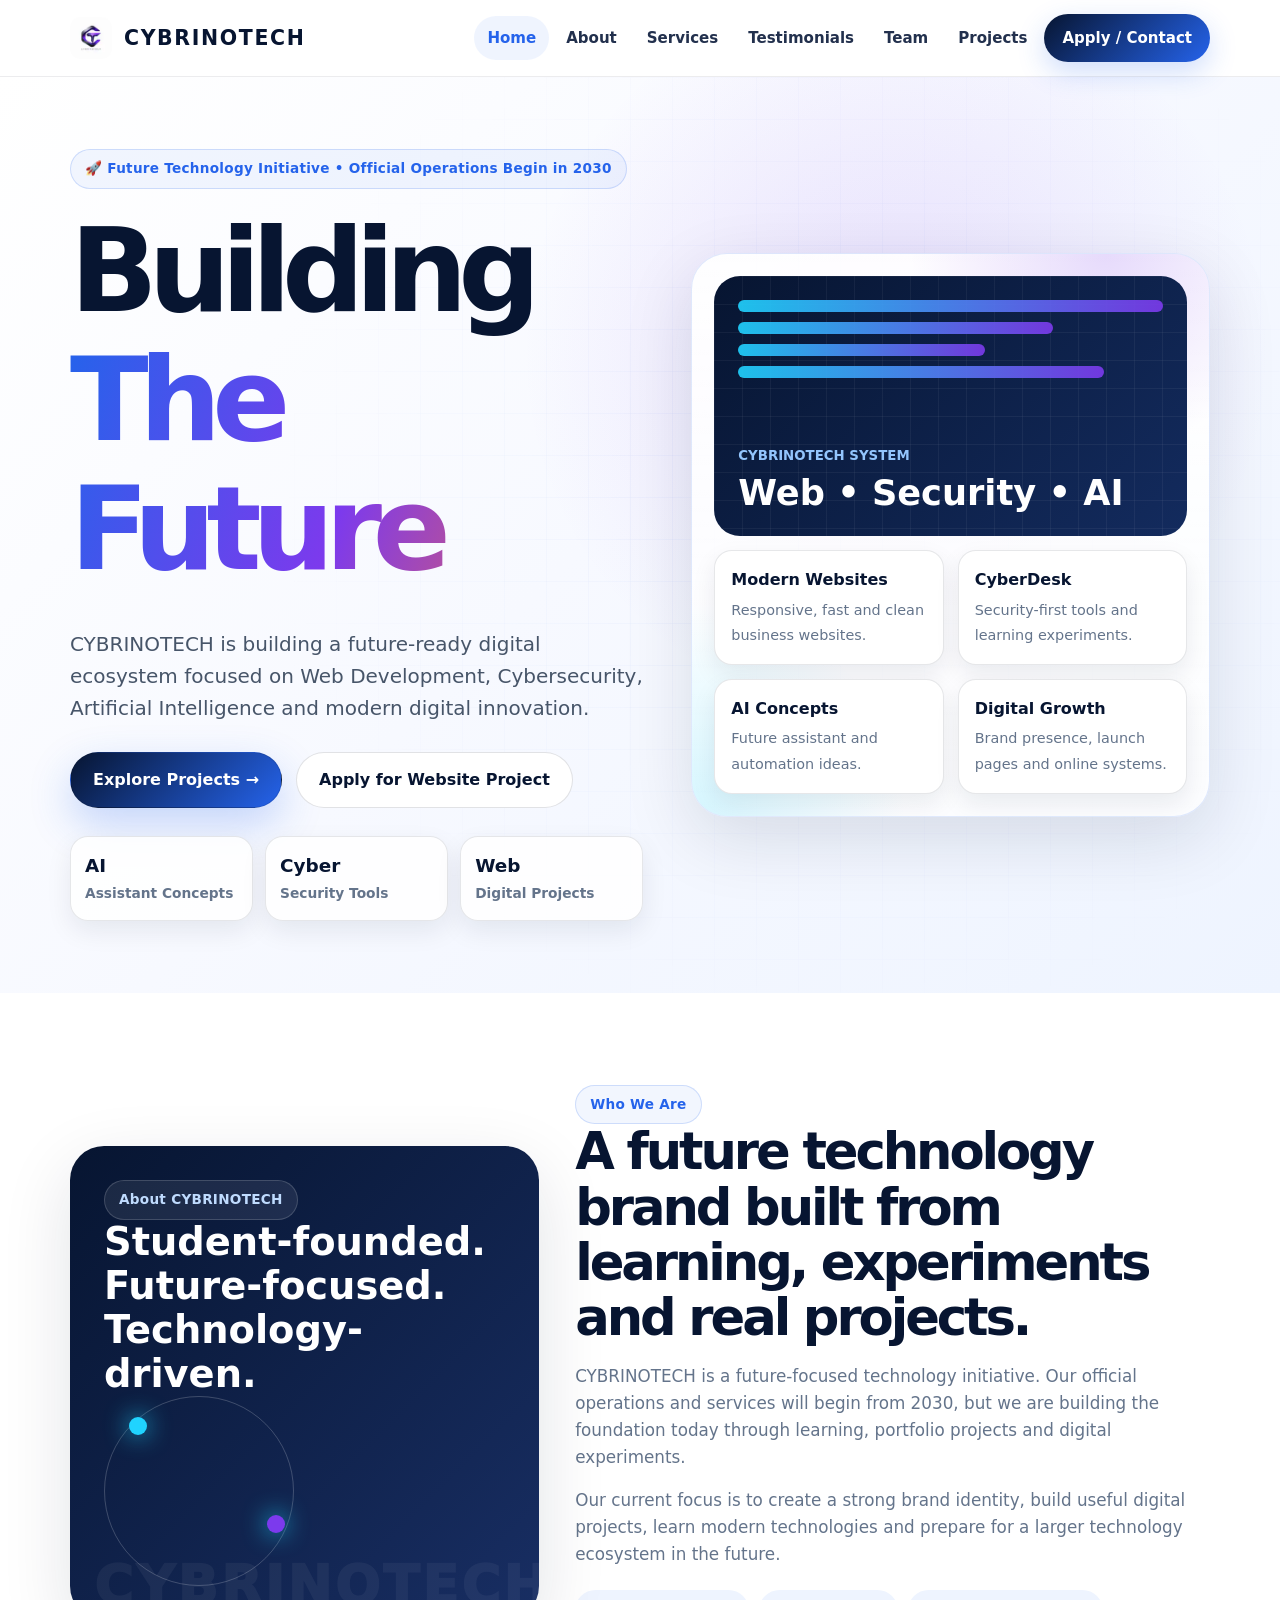
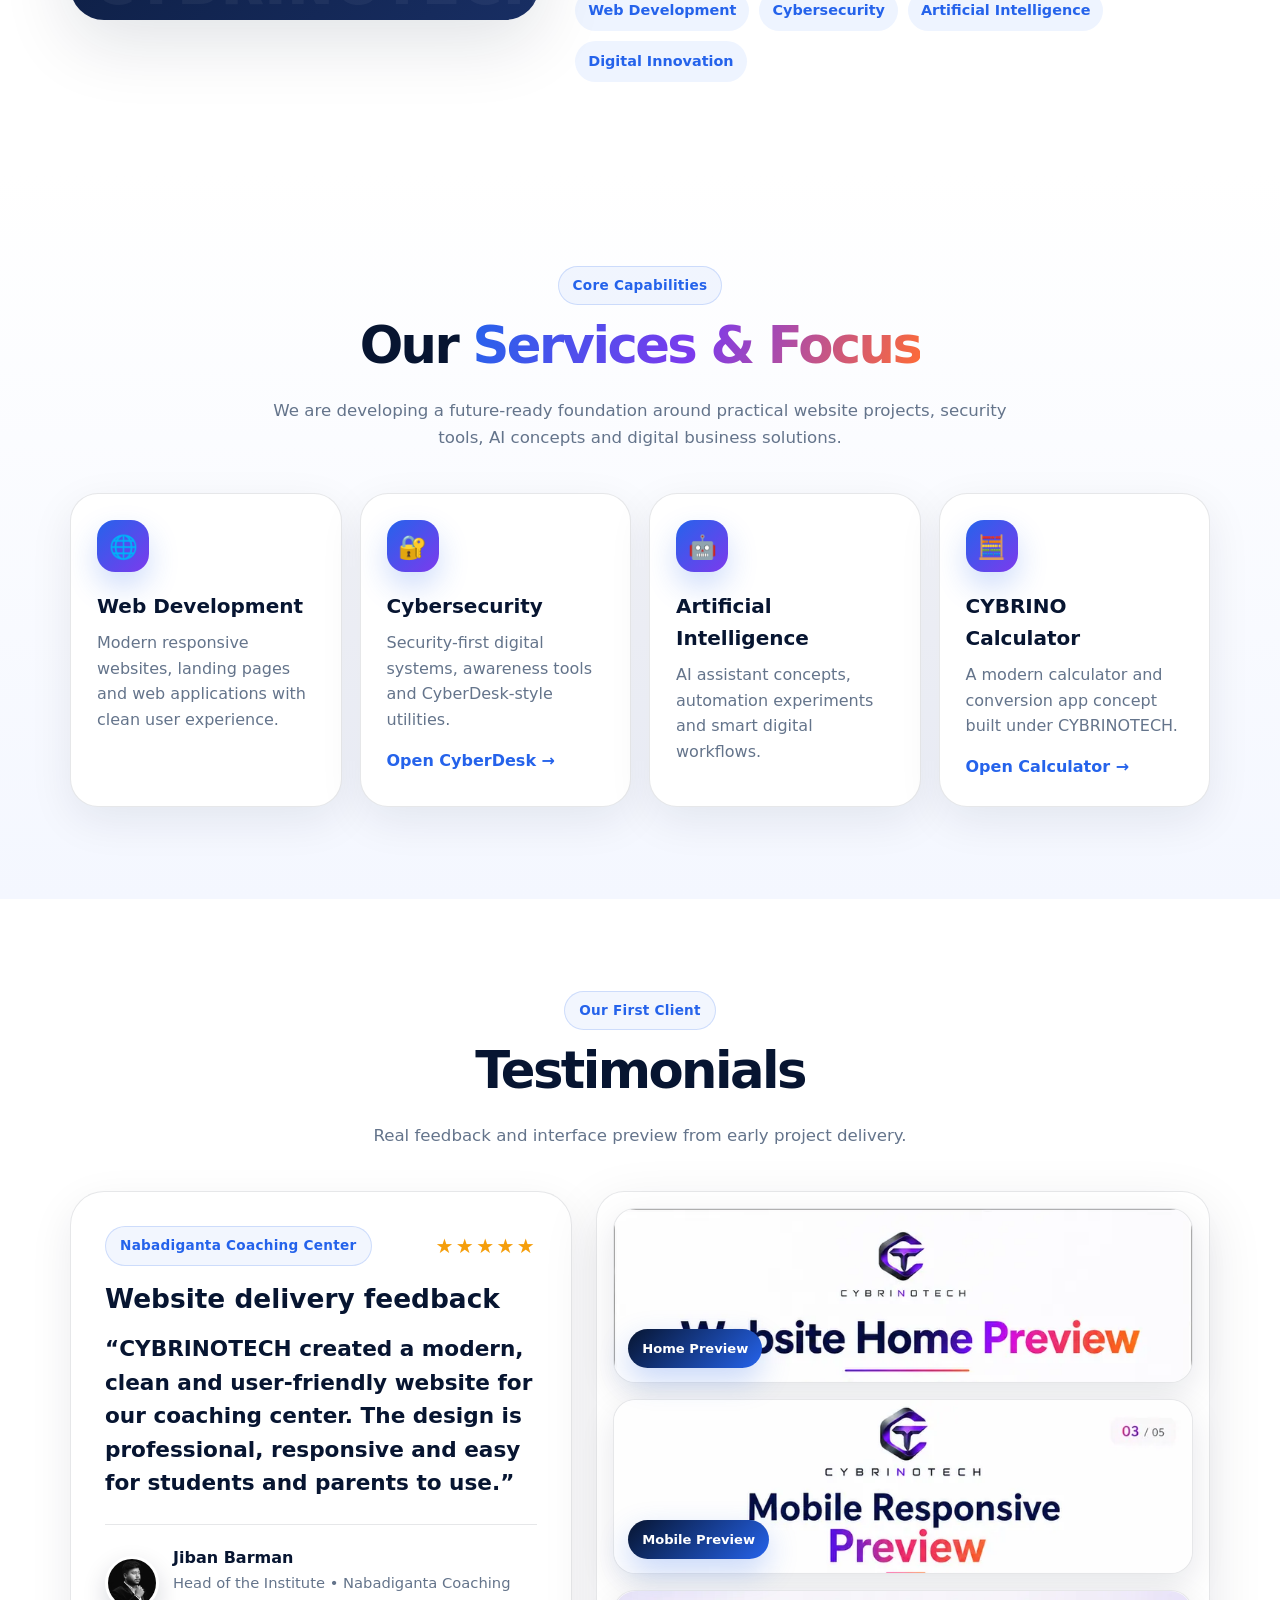
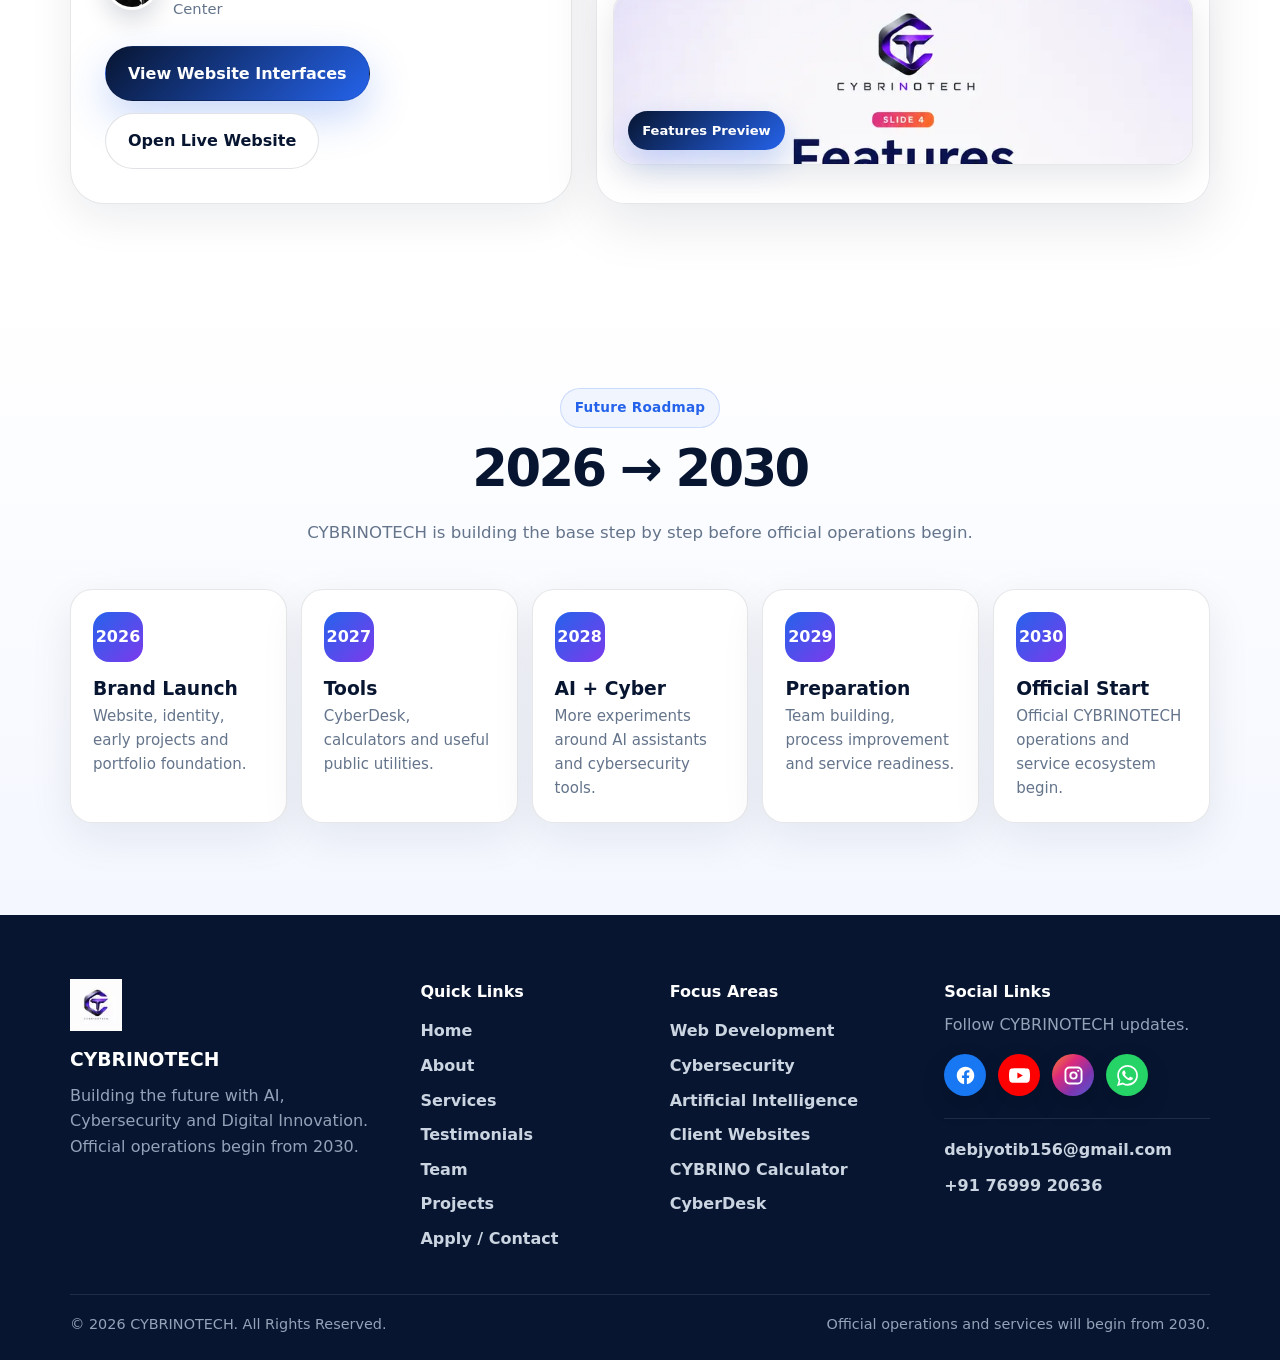
<file: index.html>
<!DOCTYPE html>
<html lang="en">
<head>
  <meta charset="UTF-8">
  <meta name="viewport" content="width=device-width, initial-scale=1.0, viewport-fit=cover">
  <meta name="description" content="CYBRINOTECH is a future-focused technology initiative working on Web Development, Cybersecurity, Artificial Intelligence and Digital Innovation.">
  <title>CYBRINOTECH | Building The Future</title>
  <link rel="icon" href="header-logo.webp" type="image/webp">
  <link rel="stylesheet" href="style.css">
</head>
<body>
<header class="site-header">
  <div class="container nav">
    <a class="brand" href="index.html" aria-label="CYBRINOTECH Home">
      <img src="header-logo.webp" alt="CYBRINOTECH logo" width="42" height="42">
      <strong>CYBRINOTECH</strong>
    </a>
    <button class="menu-toggle" data-menu-toggle aria-label="Open menu" type="button">☰</button>
    <nav aria-label="Primary navigation">
      <ul class="nav-links" data-nav-links>
        <li><a data-nav="home" class="active" href="index.html">Home</a></li>
        <li><a data-nav="about" href="index.html#about">About</a></li>
        <li><a data-nav="services" href="index.html#services">Services</a></li>
        <li><a data-nav="testimonials" href="index.html#testimonials">Testimonials</a></li>
        <li><a data-nav="team" href="team.html">Team</a></li>
        <li><a data-nav="projects" href="projects.html">Projects</a></li>
        <li><a data-nav="contact" class="nav-cta" href="contact.html">Apply / Contact</a></li>
      </ul>
    </nav>
  </div>
</header>
<main>
  <section class="hero" id="home">
    <div class="container hero-grid">
      <div class="hero-copy">
        <span class="eyebrow">🚀 Future Technology Initiative • Official Operations Begin in 2030</span>
        <h1><span>Building</span><span class="gradient-text">The Future</span></h1>
        <p class="hero-lead">CYBRINOTECH is building a future-ready digital ecosystem focused on Web Development, Cybersecurity, Artificial Intelligence and modern digital innovation.</p>
        <div class="hero-actions">
          <a class="btn btn-primary" href="projects.html">Explore Projects →</a>
          <a class="btn btn-outline" href="contact.html">Apply for Website Project</a>
        </div>
        <div class="hero-stats" aria-label="CYBRINOTECH focus areas">
          <div class="stat"><strong>AI</strong><span>Assistant Concepts</span></div>
          <div class="stat"><strong>Cyber</strong><span>Security Tools</span></div>
          <div class="stat"><strong>Web</strong><span>Digital Projects</span></div>
        </div>
      </div>
      <div class="tech-panel" aria-label="Technology visual panel">
        <div class="panel-top">
          <div class="code-lines" aria-hidden="true"><span></span><span></span><span></span><span></span></div>
          <div class="panel-title"><small>CYBRINOTECH SYSTEM</small><h3>Web • Security • AI</h3></div>
        </div>
        <div class="panel-cards">
          <div class="mini-card"><b>Modern Websites</b><span>Responsive, fast and clean business websites.</span></div>
          <div class="mini-card"><b>CyberDesk</b><span>Security-first tools and learning experiments.</span></div>
          <div class="mini-card"><b>AI Concepts</b><span>Future assistant and automation ideas.</span></div>
          <div class="mini-card"><b>Digital Growth</b><span>Brand presence, launch pages and online systems.</span></div>
        </div>
      </div>
    </div>
  </section>

  <section class="section" id="about">
    <div class="container about-grid">
      <div class="about-visual">
        <div><span class="eyebrow eyebrow-dark">About CYBRINOTECH</span><h2>Student-founded. Future-focused. Technology-driven.</h2></div>
        <div class="orbit" aria-hidden="true"></div>
      </div>
      <div class="about-copy">
        <span class="eyebrow">Who We Are</span>
        <h2>A future technology brand built from learning, experiments and real projects.</h2>
        <p>CYBRINOTECH is a future-focused technology initiative. Our official operations and services will begin from 2030, but we are building the foundation today through learning, portfolio projects and digital experiments.</p>
        <p>Our current focus is to create a strong brand identity, build useful digital projects, learn modern technologies and prepare for a larger technology ecosystem in the future.</p>
        <div class="pill-row"><span class="pill">Web Development</span><span class="pill">Cybersecurity</span><span class="pill">Artificial Intelligence</span><span class="pill">Digital Innovation</span></div>
      </div>
    </div>
  </section>

  <section class="section section-soft" id="services">
    <div class="container">
      <div class="section-head"><span class="eyebrow">Core Capabilities</span><h2>Our <span class="gradient-text">Services & Focus</span></h2><p>We are developing a future-ready foundation around practical website projects, security tools, AI concepts and digital business solutions.</p></div>
      <div class="cards">
        <article class="card"><div class="icon">🌐</div><h3>Web Development</h3><p>Modern responsive websites, landing pages and web applications with clean user experience.</p></article>
        <article class="card"><div class="icon">🔐</div><h3>Cybersecurity</h3><p>Security-first digital systems, awareness tools and CyberDesk-style utilities.</p><a class="card-link" href="cyberdesk.html">Open CyberDesk →</a></article>
        <article class="card"><div class="icon">🤖</div><h3>Artificial Intelligence</h3><p>AI assistant concepts, automation experiments and smart digital workflows.</p></article>
        <article class="card"><div class="icon">🧮</div><h3>CYBRINO Calculator</h3><p>A modern calculator and conversion app concept built under CYBRINOTECH.</p><a class="card-link" href="calculator.html">Open Calculator →</a></article>
      </div>
    </div>
  </section>

  <section class="section" id="testimonials">
    <div class="container">
      <div class="section-head"><span class="eyebrow">Our First Client</span><h2>Testimonials</h2><p>Real feedback and interface preview from early project delivery.</p></div>
      <div class="testimonial-feature">
        <article class="quote-card quote-feature">
          <div class="badge-row"><span class="eyebrow">Nabadiganta Coaching Center</span><div class="stars" aria-label="5 star rating">★★★★★</div></div>
          <h3>Website delivery feedback</h3>
          <blockquote>“CYBRINOTECH created a modern, clean and user-friendly website for our coaching center. The design is professional, responsive and easy for students and parents to use.”</blockquote>
          <div class="client"><img class="client-photo" src="jiban-barman.jpg" alt="Jiban Barman"><div><b>Jiban Barman</b><span>Head of the Institute • Nabadiganta Coaching Center</span></div></div>
          <div class="review-actions"><a class="btn btn-primary" href="projects.html#nabadiganta-client">View Website Interfaces</a><a class="btn btn-outline" href="https://nabodigantacoaching.in/" target="_blank" rel="noopener">Open Live Website</a></div>
        </article>
        <div class="showcase-grid">
          <a href="projects.html#nabadiganta-client"><img src="testimonial-home-preview.webp" alt="Nabadiganta website home preview"></a>
          <a href="projects.html#nabadiganta-client"><img src="testimonial-mobile-preview.webp" alt="Nabadiganta website mobile responsive preview"></a>
          <a href="projects.html#nabadiganta-client"><img src="testimonial-features-preview.webp" alt="Nabadiganta website features and performance preview"></a>
        </div>
      </div>
    </div>
  </section>

  <section class="section section-soft">
    <div class="container">
      <div class="section-head"><span class="eyebrow">Future Roadmap</span><h2>2026 → 2030</h2><p>CYBRINOTECH is building the base step by step before official operations begin.</p></div>
      <div class="roadmap">
        <div class="road-step"><strong>2026</strong><h3>Brand Launch</h3><p>Website, identity, early projects and portfolio foundation.</p></div>
        <div class="road-step"><strong>2027</strong><h3>Tools</h3><p>CyberDesk, calculators and useful public utilities.</p></div>
        <div class="road-step"><strong>2028</strong><h3>AI + Cyber</h3><p>More experiments around AI assistants and cybersecurity tools.</p></div>
        <div class="road-step"><strong>2029</strong><h3>Preparation</h3><p>Team building, process improvement and service readiness.</p></div>
        <div class="road-step"><strong>2030</strong><h3>Official Start</h3><p>Official CYBRINOTECH operations and service ecosystem begin.</p></div>
      </div>
    </div>
  </section>
</main>
<footer class="footer">
  <div class="container footer-grid">
    <div class="footer-brand">
      <img src="footer-logo.webp" alt="CYBRINOTECH footer logo" width="52" height="52">
      <h3>CYBRINOTECH</h3>
      <p>Building the future with AI, Cybersecurity and Digital Innovation. Official operations begin from 2030.</p>
    </div>
    <div>
      <h4>Quick Links</h4>
      <div class="footer-links">
        <a href="index.html">Home</a>
        <a href="index.html#about">About</a>
        <a href="index.html#services">Services</a>
        <a href="index.html#testimonials">Testimonials</a>
        <a href="team.html">Team</a>
        <a href="projects.html">Projects</a>
        <a href="contact.html">Apply / Contact</a>
      </div>
    </div>
    <div>
      <h4>Focus Areas</h4>
      <div class="footer-links">
        <a href="index.html#services">Web Development</a>
        <a href="projects.html#cyber-tools">Cybersecurity</a>
        <a href="index.html#services">Artificial Intelligence</a>
        <a href="projects.html#official-launch">Client Websites</a>
        <a href="calculator.html">CYBRINO Calculator</a>
        <a href="cyberdesk.html">CyberDesk</a>
      </div>
    </div>
    <div>
      <h4>Social Links</h4>
      <p class="footer-small">Follow CYBRINOTECH updates.</p>
      <div class="footer-socials" aria-label="CYBRINOTECH social links">
  <a class="social fb" href="https://www.facebook.com/share/1D5bDTN3Lx/" target="_blank" rel="noopener" aria-label="Facebook" title="Facebook">
    <svg viewBox="0 0 24 24" aria-hidden="true"><path fill="currentColor" d="M22 12.06C22 6.5 17.52 2 12 2S2 6.5 2 12.06c0 5.02 3.66 9.18 8.44 9.94v-7.03H7.9v-2.91h2.54V9.84c0-2.52 1.49-3.91 3.77-3.91 1.09 0 2.23.2 2.23.2v2.47h-1.26c-1.24 0-1.63.78-1.63 1.57v1.89h2.78l-.44 2.91h-2.34V22c4.78-.76 8.45-4.92 8.45-9.94Z"/></svg>
  </a>
  <a class="social yt" href="#" target="_blank" rel="noopener" aria-label="YouTube" title="YouTube">
    <svg viewBox="0 0 24 24" aria-hidden="true"><path fill="currentColor" d="M23.5 6.2a3 3 0 0 0-2.1-2.12C19.55 3.6 12 3.6 12 3.6s-7.55 0-9.4.48A3 3 0 0 0 .5 6.2 31.1 31.1 0 0 0 0 12a31.1 31.1 0 0 0 .5 5.8 3 3 0 0 0 2.1 2.12c1.85.48 9.4.48 9.4.48s7.55 0 9.4-.48a3 3 0 0 0 2.1-2.12A31.1 31.1 0 0 0 24 12a31.1 31.1 0 0 0-.5-5.8ZM9.6 15.43V8.57L15.85 12 9.6 15.43Z"/></svg>
  </a>
  <a class="social ig" href="https://www.instagram.com/cybrinotech.online?igsh=NGJjNDhjemk5bWQz" target="_blank" rel="noopener" aria-label="Instagram" title="Instagram">
    <svg viewBox="0 0 24 24" aria-hidden="true"><path fill="none" stroke="currentColor" stroke-width="2.2" d="M7.2 2.8h9.6a4.4 4.4 0 0 1 4.4 4.4v9.6a4.4 4.4 0 0 1-4.4 4.4H7.2a4.4 4.4 0 0 1-4.4-4.4V7.2a4.4 4.4 0 0 1 4.4-4.4Z"/><circle cx="12" cy="12" r="3.6" fill="none" stroke="currentColor" stroke-width="2.2"/><circle cx="17.4" cy="6.6" r="1.25" fill="currentColor"/></svg>
  </a>
  <a class="social wa" href="https://wa.me/917699920636?text=Hello%20CYBRINOTECH%2C%20I%20want%20to%20know%20about%20your%20website%20services." target="_blank" rel="noopener" aria-label="WhatsApp" title="WhatsApp">
    <svg viewBox="0 0 24 24" aria-hidden="true"><path fill="currentColor" d="M20.5 3.5A11.8 11.8 0 0 0 12.1 0C5.6 0 .3 5.25.3 11.72c0 2.07.55 4.1 1.6 5.88L0 24l6.6-1.73a11.9 11.9 0 0 0 5.5 1.38h.01c6.5 0 11.8-5.25 11.8-11.72 0-3.13-1.22-6.07-3.4-8.43Zm-8.4 18.16c-1.75 0-3.46-.47-4.95-1.35l-.36-.22-3.92 1.03 1.04-3.8-.25-.4a9.7 9.7 0 0 1-1.48-5.2c0-5.36 4.45-9.72 9.92-9.72a9.9 9.9 0 0 1 7.02 2.9 9.6 9.6 0 0 1 2.9 6.83c0 5.36-4.45 9.73-9.92 9.73Zm5.45-7.3c-.3-.15-1.78-.87-2.06-.97-.28-.1-.48-.15-.68.15-.2.3-.78.96-.96 1.16-.18.2-.35.22-.65.07-.3-.15-1.27-.46-2.42-1.47-.9-.79-1.5-1.77-1.68-2.06-.18-.3-.02-.46.13-.61.14-.14.3-.35.45-.52.15-.18.2-.3.3-.5.1-.2.05-.37-.02-.52-.07-.15-.68-1.62-.94-2.22-.25-.58-.5-.5-.68-.5h-.58c-.2 0-.52.08-.8.37-.28.3-1.05 1.02-1.05 2.48s1.08 2.88 1.23 3.08c.15.2 2.13 3.2 5.15 4.49.72.31 1.28.5 1.72.64.72.23 1.38.2 1.9.12.58-.09 1.78-.72 2.03-1.41.25-.7.25-1.3.18-1.42-.08-.12-.28-.2-.58-.34Z"/></svg>
  </a>
</div>
      <div class="footer-contact-mini">
        <a href="mailto:debjyotib156@gmail.com">debjyotib156@gmail.com</a>
        <a href="https://wa.me/917699920636" target="_blank" rel="noopener">+91 76999 20636</a>
      </div>
    </div>
  </div>
  <div class="container copyright">
    <span>© 2026 CYBRINOTECH. All Rights Reserved.</span>
    <span>Official operations and services will begin from 2030.</span>
  </div>
</footer>
<script src="script.js" defer></script>
</body>
</html>
</file>
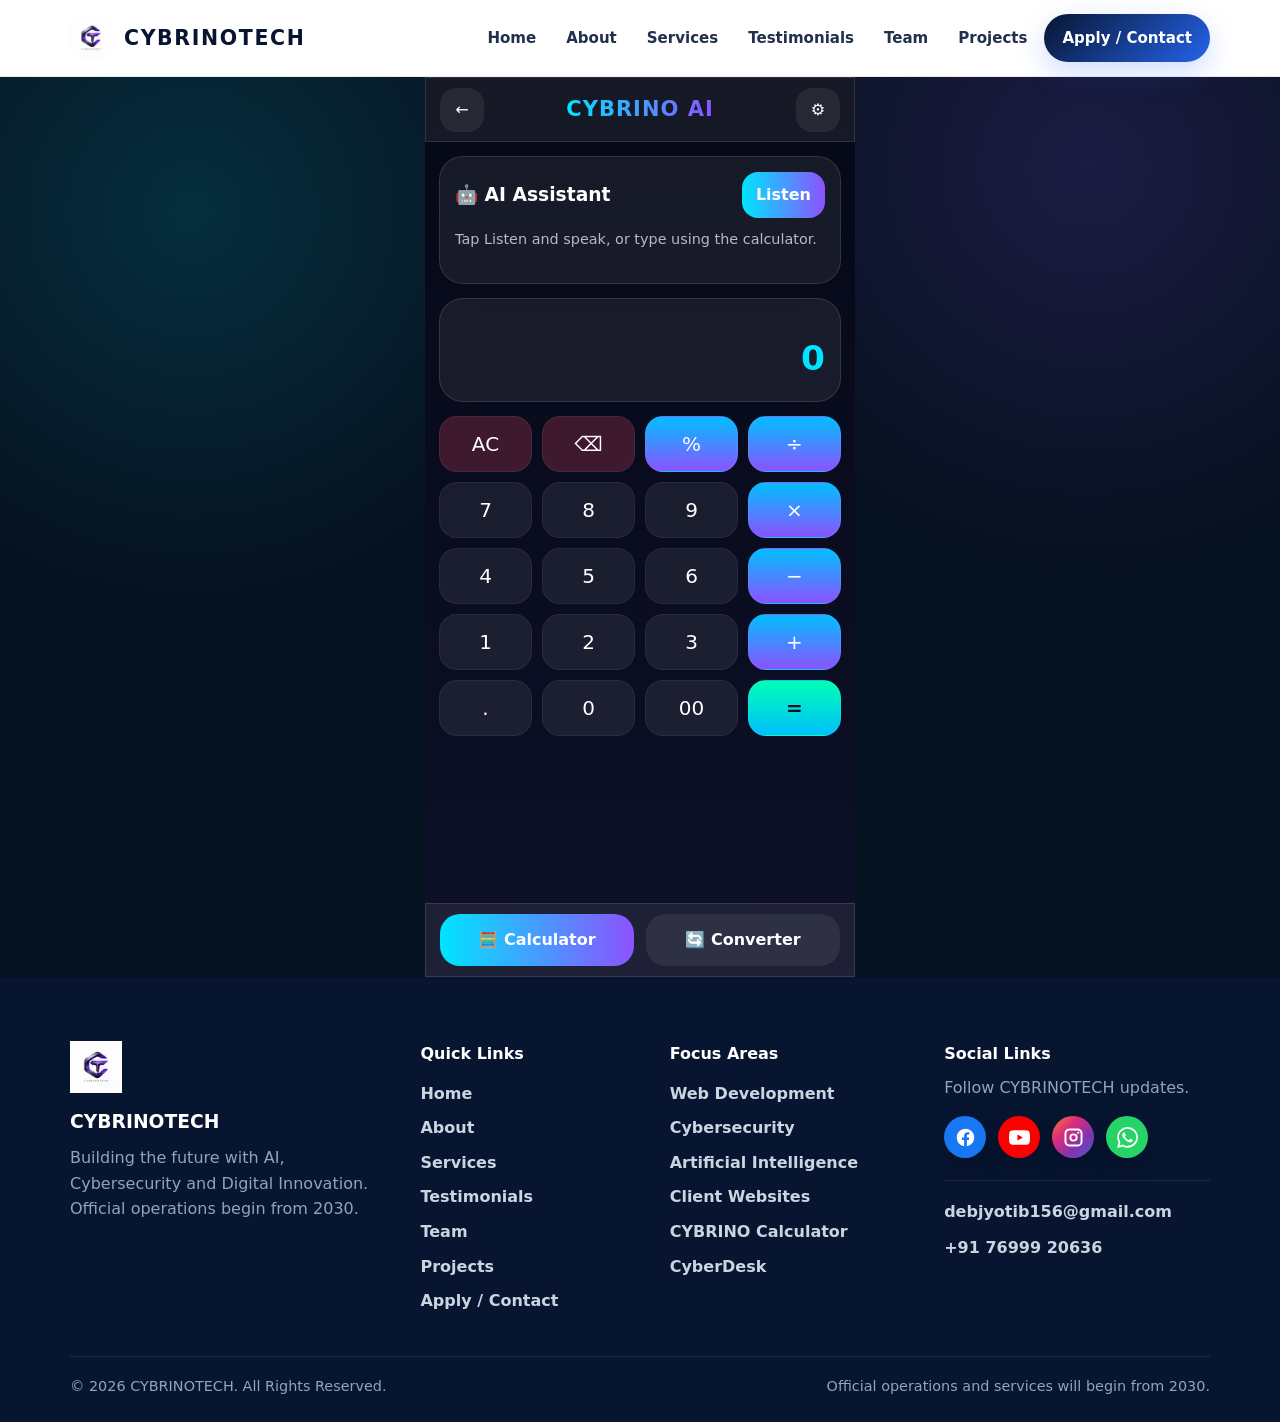
<file: calculator.html>
<!DOCTYPE html>
<html lang="en">
<head>
  <meta charset="UTF-8">
  <meta name="viewport" content="width=device-width, initial-scale=1.0, viewport-fit=cover">
  <meta name="description" content="CYBRINOTECH is a future-focused technology initiative working on Web Development, Cybersecurity, Artificial Intelligence and Digital Innovation.">
  <title>CYBRINO AI Calculator</title>
  <link rel="icon" href="header-logo.webp" type="image/webp">
  <link rel="stylesheet" href="style.css">
</head>
<body>
<header class="site-header">
  <div class="container nav">
    <a class="brand" href="index.html" aria-label="CYBRINOTECH Home">
      <img src="header-logo.webp" alt="CYBRINOTECH logo" width="42" height="42">
      <strong>CYBRINOTECH</strong>
    </a>
    <button class="menu-toggle" data-menu-toggle aria-label="Open menu" type="button">☰</button>
    <nav aria-label="Primary navigation">
      <ul class="nav-links" data-nav-links>
        <li><a data-nav="home" href="index.html">Home</a></li>
        <li><a data-nav="about" href="index.html#about">About</a></li>
        <li><a data-nav="services" href="index.html#services">Services</a></li>
        <li><a data-nav="testimonials" href="index.html#testimonials">Testimonials</a></li>
        <li><a data-nav="team" href="team.html">Team</a></li>
        <li><a data-nav="projects" href="projects.html">Projects</a></li>
        <li><a data-nav="contact" class="nav-cta" href="contact.html">Apply / Contact</a></li>
      </ul>
    </nav>
  </div>
</header>
<main class="calc-app-page">
  <section class="calc-app" id="calcApp">
    <div class="calc-topbar glass"><a class="icon-btn" href="index.html" aria-label="Back home">←</a><div class="calc-logo">CYBRINO AI</div><button class="icon-btn" id="calcSettingsBtn" type="button" aria-label="Settings">⚙</button></div>
    <div class="calc-popup glass" id="calcPopup"><button type="button" data-calc-action="theme">🎨 Theme</button><button type="button" data-calc-action="voice">🎤 Voice</button><button type="button" data-calc-action="language">🌐 Language</button><button type="button" data-calc-action="history">🕘 History</button></div>
    <div class="calc-page active" id="calculatorPage">
      <div class="ai-box glass"><div class="ai-header"><h3>🤖 AI Assistant</h3><button class="listen-btn" id="listenBtn" type="button">Listen</button></div><div class="ai-response" id="aiResponse">Tap Listen and speak, or type using the calculator.</div></div>
      <div class="display glass"><div id="expression"></div><div id="result">0</div></div>
      <div class="calc-buttons" id="calcButtons">
        <button class="calc-btn utility" data-value="AC">AC</button><button class="calc-btn utility" data-value="BACK">⌫</button><button class="calc-btn operator" data-value="%">%</button><button class="calc-btn operator" data-value="/">÷</button>
        <button class="calc-btn" data-value="7">7</button><button class="calc-btn" data-value="8">8</button><button class="calc-btn" data-value="9">9</button><button class="calc-btn operator" data-value="*">×</button>
        <button class="calc-btn" data-value="4">4</button><button class="calc-btn" data-value="5">5</button><button class="calc-btn" data-value="6">6</button><button class="calc-btn operator" data-value="-">−</button>
        <button class="calc-btn" data-value="1">1</button><button class="calc-btn" data-value="2">2</button><button class="calc-btn" data-value="3">3</button><button class="calc-btn operator" data-value="+">+</button>
        <button class="calc-btn" data-value=".">.</button><button class="calc-btn" data-value="0">0</button><button class="calc-btn" data-value="00">00</button><button class="calc-btn equal" data-value="=">=</button>
      </div>
    </div>
    <div class="calc-page" id="converterPage">
      <div class="converter-grid">
        <article class="converter-card glass"><h3>📏 Length Converter</h3><input class="tool-input" type="number" id="lengthInput" placeholder="Enter value"><div class="form-grid compact"><select class="tool-select" id="lengthFrom"><option value="cm">CM</option><option value="mm">MM</option><option value="m">M</option><option value="km">KM</option></select><select class="tool-select" id="lengthTo"><option value="mm">MM</option><option value="cm">CM</option><option value="m">M</option><option value="km">KM</option></select></div><button class="convert-btn" data-convert="length">Convert</button><div class="convert-result" id="lengthResult"></div></article>
        <article class="converter-card glass"><h3>⚖ Weight Converter</h3><input class="tool-input" type="number" id="weightInput" placeholder="Enter value"><div class="form-grid compact"><select class="tool-select" id="weightFrom"><option value="kg">KG</option><option value="g">G</option></select><select class="tool-select" id="weightTo"><option value="g">G</option><option value="kg">KG</option></select></div><button class="convert-btn" data-convert="weight">Convert</button><div class="convert-result" id="weightResult"></div></article>
        <article class="converter-card glass"><h3>🌡 Temperature Converter</h3><input class="tool-input" type="number" id="tempInput" placeholder="Enter value"><div class="form-grid compact"><select class="tool-select" id="tempFrom"><option value="c">Celsius</option><option value="f">Fahrenheit</option></select><select class="tool-select" id="tempTo"><option value="f">Fahrenheit</option><option value="c">Celsius</option></select></div><button class="convert-btn" data-convert="temp">Convert</button><div class="convert-result" id="tempResult"></div></article>
        <article class="converter-card glass"><h3>💱 Currency Converter</h3><input class="tool-input" type="number" id="currencyInput" placeholder="Enter value"><div class="form-grid compact"><select class="tool-select" id="currencyFrom"><option value="usd">USD</option><option value="inr">INR</option><option value="bdt">BDT</option></select><select class="tool-select" id="currencyTo"><option value="inr">INR</option><option value="usd">USD</option><option value="bdt">BDT</option></select></div><button class="convert-btn" data-convert="currency">Convert</button><div class="convert-result" id="currencyResult"></div><p class="rate-note">Approx static rates for demo only.</p></article>
      </div>
    </div>
    <div class="history-panel glass" id="historyPanel"><div class="history-title"><h3>🕘 History</h3><div class="history-actions"><button type="button" id="clearHistory">Clear</button><button type="button" id="closeHistory">Close</button></div></div><div id="historyList">No history yet</div></div>
    <div class="bottom-nav glass"><button class="calc-nav-btn active" data-page="calculator" type="button">🧮 Calculator</button><button class="calc-nav-btn" data-page="converter" type="button">🔄 Converter</button></div>
  </section>
</main>
<footer class="footer">
  <div class="container footer-grid">
    <div class="footer-brand">
      <img src="footer-logo.webp" alt="CYBRINOTECH footer logo" width="52" height="52">
      <h3>CYBRINOTECH</h3>
      <p>Building the future with AI, Cybersecurity and Digital Innovation. Official operations begin from 2030.</p>
    </div>
    <div>
      <h4>Quick Links</h4>
      <div class="footer-links">
        <a href="index.html">Home</a>
        <a href="index.html#about">About</a>
        <a href="index.html#services">Services</a>
        <a href="index.html#testimonials">Testimonials</a>
        <a href="team.html">Team</a>
        <a href="projects.html">Projects</a>
        <a href="contact.html">Apply / Contact</a>
      </div>
    </div>
    <div>
      <h4>Focus Areas</h4>
      <div class="footer-links">
        <a href="index.html#services">Web Development</a>
        <a href="projects.html#cyber-tools">Cybersecurity</a>
        <a href="index.html#services">Artificial Intelligence</a>
        <a href="projects.html#official-launch">Client Websites</a>
        <a href="calculator.html">CYBRINO Calculator</a>
        <a href="cyberdesk.html">CyberDesk</a>
      </div>
    </div>
    <div>
      <h4>Social Links</h4>
      <p class="footer-small">Follow CYBRINOTECH updates.</p>
      <div class="footer-socials" aria-label="CYBRINOTECH social links">
  <a class="social fb" href="https://www.facebook.com/share/1D5bDTN3Lx/" target="_blank" rel="noopener" aria-label="Facebook" title="Facebook">
    <svg viewBox="0 0 24 24" aria-hidden="true"><path fill="currentColor" d="M22 12.06C22 6.5 17.52 2 12 2S2 6.5 2 12.06c0 5.02 3.66 9.18 8.44 9.94v-7.03H7.9v-2.91h2.54V9.84c0-2.52 1.49-3.91 3.77-3.91 1.09 0 2.23.2 2.23.2v2.47h-1.26c-1.24 0-1.63.78-1.63 1.57v1.89h2.78l-.44 2.91h-2.34V22c4.78-.76 8.45-4.92 8.45-9.94Z"/></svg>
  </a>
  <a class="social yt" href="#" target="_blank" rel="noopener" aria-label="YouTube" title="YouTube">
    <svg viewBox="0 0 24 24" aria-hidden="true"><path fill="currentColor" d="M23.5 6.2a3 3 0 0 0-2.1-2.12C19.55 3.6 12 3.6 12 3.6s-7.55 0-9.4.48A3 3 0 0 0 .5 6.2 31.1 31.1 0 0 0 0 12a31.1 31.1 0 0 0 .5 5.8 3 3 0 0 0 2.1 2.12c1.85.48 9.4.48 9.4.48s7.55 0 9.4-.48a3 3 0 0 0 2.1-2.12A31.1 31.1 0 0 0 24 12a31.1 31.1 0 0 0-.5-5.8ZM9.6 15.43V8.57L15.85 12 9.6 15.43Z"/></svg>
  </a>
  <a class="social ig" href="https://www.instagram.com/cybrinotech.online?igsh=NGJjNDhjemk5bWQz" target="_blank" rel="noopener" aria-label="Instagram" title="Instagram">
    <svg viewBox="0 0 24 24" aria-hidden="true"><path fill="none" stroke="currentColor" stroke-width="2.2" d="M7.2 2.8h9.6a4.4 4.4 0 0 1 4.4 4.4v9.6a4.4 4.4 0 0 1-4.4 4.4H7.2a4.4 4.4 0 0 1-4.4-4.4V7.2a4.4 4.4 0 0 1 4.4-4.4Z"/><circle cx="12" cy="12" r="3.6" fill="none" stroke="currentColor" stroke-width="2.2"/><circle cx="17.4" cy="6.6" r="1.25" fill="currentColor"/></svg>
  </a>
  <a class="social wa" href="https://wa.me/917699920636?text=Hello%20CYBRINOTECH%2C%20I%20want%20to%20know%20about%20your%20website%20services." target="_blank" rel="noopener" aria-label="WhatsApp" title="WhatsApp">
    <svg viewBox="0 0 24 24" aria-hidden="true"><path fill="currentColor" d="M20.5 3.5A11.8 11.8 0 0 0 12.1 0C5.6 0 .3 5.25.3 11.72c0 2.07.55 4.1 1.6 5.88L0 24l6.6-1.73a11.9 11.9 0 0 0 5.5 1.38h.01c6.5 0 11.8-5.25 11.8-11.72 0-3.13-1.22-6.07-3.4-8.43Zm-8.4 18.16c-1.75 0-3.46-.47-4.95-1.35l-.36-.22-3.92 1.03 1.04-3.8-.25-.4a9.7 9.7 0 0 1-1.48-5.2c0-5.36 4.45-9.72 9.92-9.72a9.9 9.9 0 0 1 7.02 2.9 9.6 9.6 0 0 1 2.9 6.83c0 5.36-4.45 9.73-9.92 9.73Zm5.45-7.3c-.3-.15-1.78-.87-2.06-.97-.28-.1-.48-.15-.68.15-.2.3-.78.96-.96 1.16-.18.2-.35.22-.65.07-.3-.15-1.27-.46-2.42-1.47-.9-.79-1.5-1.77-1.68-2.06-.18-.3-.02-.46.13-.61.14-.14.3-.35.45-.52.15-.18.2-.3.3-.5.1-.2.05-.37-.02-.52-.07-.15-.68-1.62-.94-2.22-.25-.58-.5-.5-.68-.5h-.58c-.2 0-.52.08-.8.37-.28.3-1.05 1.02-1.05 2.48s1.08 2.88 1.23 3.08c.15.2 2.13 3.2 5.15 4.49.72.31 1.28.5 1.72.64.72.23 1.38.2 1.9.12.58-.09 1.78-.72 2.03-1.41.25-.7.25-1.3.18-1.42-.08-.12-.28-.2-.58-.34Z"/></svg>
  </a>
</div>
      <div class="footer-contact-mini">
        <a href="mailto:debjyotib156@gmail.com">debjyotib156@gmail.com</a>
        <a href="https://wa.me/917699920636" target="_blank" rel="noopener">+91 76999 20636</a>
      </div>
    </div>
  </div>
  <div class="container copyright">
    <span>© 2026 CYBRINOTECH. All Rights Reserved.</span>
    <span>Official operations and services will begin from 2030.</span>
  </div>
</footer>
<script src="script.js" defer></script>
</body>
</html>
</file>
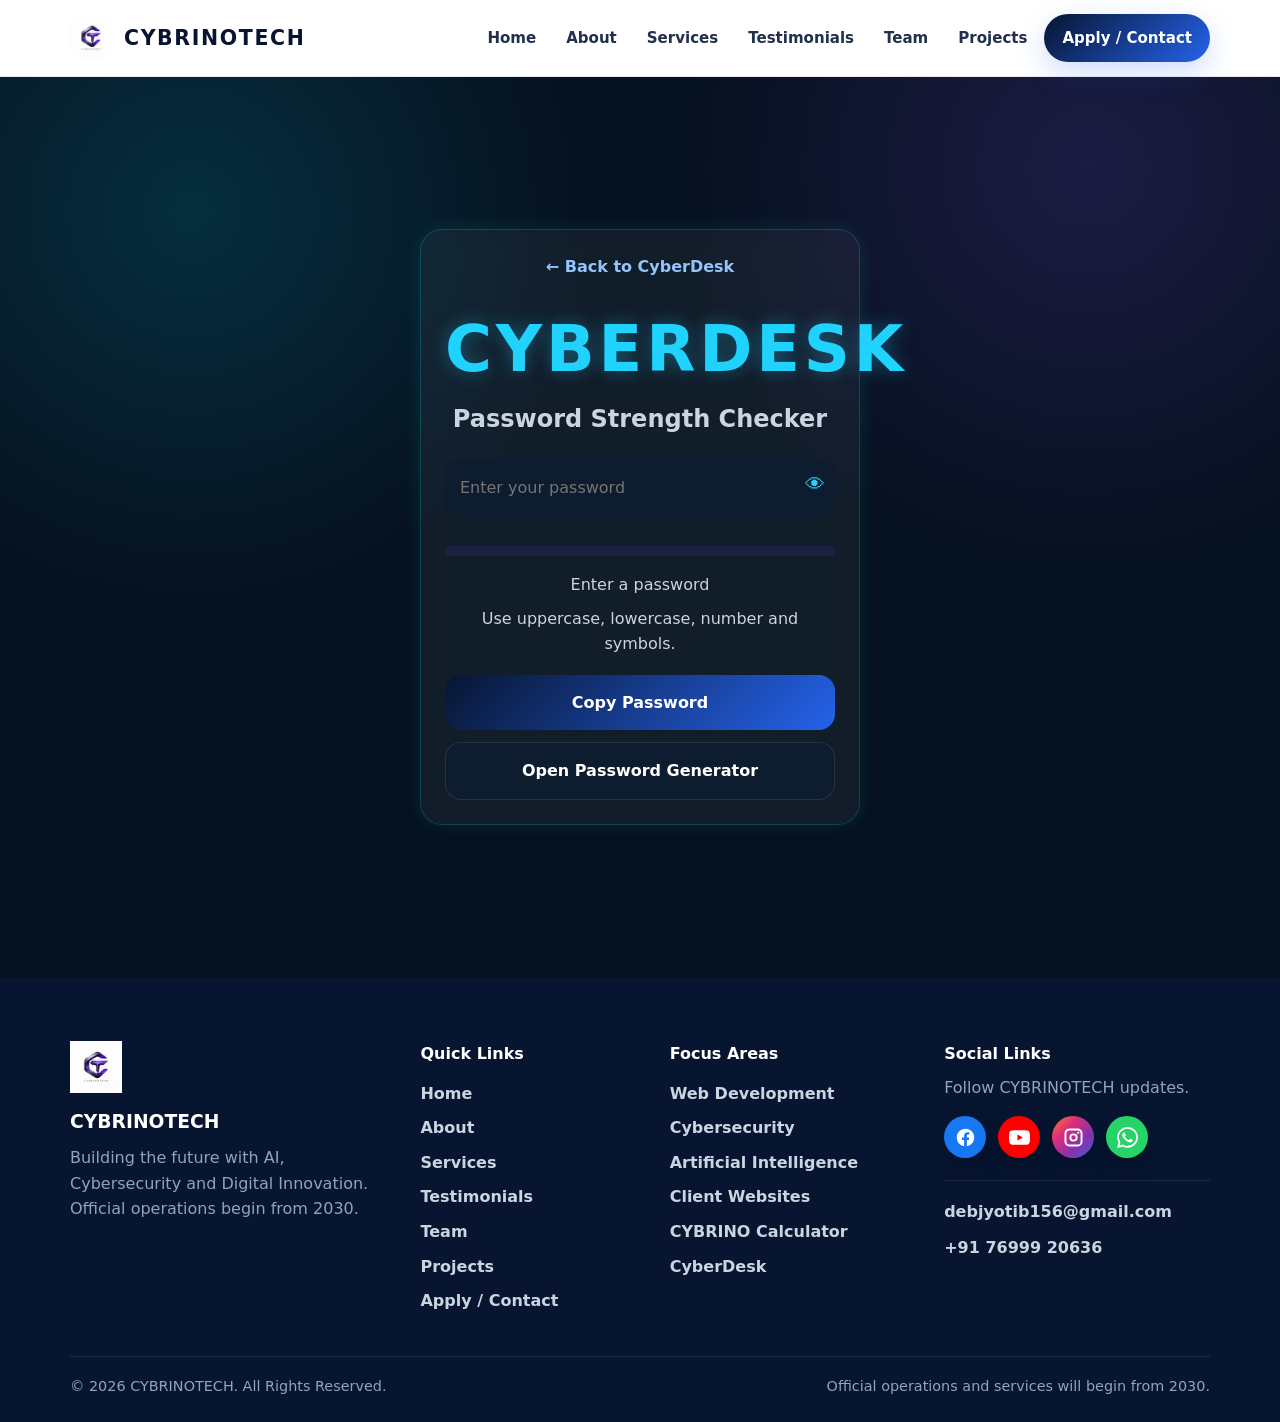
<file: checker.html>
<!DOCTYPE html>
<html lang="en">
<head>
  <meta charset="UTF-8">
  <meta name="viewport" content="width=device-width, initial-scale=1.0, viewport-fit=cover">
  <meta name="description" content="CYBRINOTECH is a future-focused technology initiative working on Web Development, Cybersecurity, Artificial Intelligence and Digital Innovation.">
  <title>Password Checker | CYBERDESK</title>
  <link rel="icon" href="header-logo.webp" type="image/webp">
  <link rel="stylesheet" href="style.css">
</head>
<body>
<header class="site-header">
  <div class="container nav">
    <a class="brand" href="index.html" aria-label="CYBRINOTECH Home">
      <img src="header-logo.webp" alt="CYBRINOTECH logo" width="42" height="42">
      <strong>CYBRINOTECH</strong>
    </a>
    <button class="menu-toggle" data-menu-toggle aria-label="Open menu" type="button">☰</button>
    <nav aria-label="Primary navigation">
      <ul class="nav-links" data-nav-links>
        <li><a data-nav="home" href="index.html">Home</a></li>
        <li><a data-nav="about" href="index.html#about">About</a></li>
        <li><a data-nav="services" href="index.html#services">Services</a></li>
        <li><a data-nav="testimonials" href="index.html#testimonials">Testimonials</a></li>
        <li><a data-nav="team" href="team.html">Team</a></li>
        <li><a data-nav="projects" href="projects.html">Projects</a></li>
        <li><a data-nav="contact" class="nav-cta" href="contact.html">Apply / Contact</a></li>
      </ul>
    </nav>
  </div>
</header>
<main class="utility-page"><section class="utility-card"><a class="back-link" href="cyberdesk.html">← Back to CyberDesk</a><h1>CYBERDESK</h1><h2>Password Strength Checker</h2><div class="input-box"><input type="password" id="passwordCheckInput" placeholder="Enter your password"><button type="button" id="togglePasswordCheck" aria-label="Show password">👁</button></div><div class="strength-box"><div id="strengthBar"></div></div><p id="strengthText">Enter a password</p><div class="tips" id="passwordTips">Use uppercase, lowercase, number and symbols.</div><div class="btn-group"><button class="action-btn" type="button" id="copyCheckedPassword">Copy Password</button><a class="action-btn secondary" href="generator.html">Open Password Generator</a></div></section></main>
<footer class="footer">
  <div class="container footer-grid">
    <div class="footer-brand">
      <img src="footer-logo.webp" alt="CYBRINOTECH footer logo" width="52" height="52">
      <h3>CYBRINOTECH</h3>
      <p>Building the future with AI, Cybersecurity and Digital Innovation. Official operations begin from 2030.</p>
    </div>
    <div>
      <h4>Quick Links</h4>
      <div class="footer-links">
        <a href="index.html">Home</a>
        <a href="index.html#about">About</a>
        <a href="index.html#services">Services</a>
        <a href="index.html#testimonials">Testimonials</a>
        <a href="team.html">Team</a>
        <a href="projects.html">Projects</a>
        <a href="contact.html">Apply / Contact</a>
      </div>
    </div>
    <div>
      <h4>Focus Areas</h4>
      <div class="footer-links">
        <a href="index.html#services">Web Development</a>
        <a href="projects.html#cyber-tools">Cybersecurity</a>
        <a href="index.html#services">Artificial Intelligence</a>
        <a href="projects.html#official-launch">Client Websites</a>
        <a href="calculator.html">CYBRINO Calculator</a>
        <a href="cyberdesk.html">CyberDesk</a>
      </div>
    </div>
    <div>
      <h4>Social Links</h4>
      <p class="footer-small">Follow CYBRINOTECH updates.</p>
      <div class="footer-socials" aria-label="CYBRINOTECH social links">
  <a class="social fb" href="https://www.facebook.com/share/1D5bDTN3Lx/" target="_blank" rel="noopener" aria-label="Facebook" title="Facebook">
    <svg viewBox="0 0 24 24" aria-hidden="true"><path fill="currentColor" d="M22 12.06C22 6.5 17.52 2 12 2S2 6.5 2 12.06c0 5.02 3.66 9.18 8.44 9.94v-7.03H7.9v-2.91h2.54V9.84c0-2.52 1.49-3.91 3.77-3.91 1.09 0 2.23.2 2.23.2v2.47h-1.26c-1.24 0-1.63.78-1.63 1.57v1.89h2.78l-.44 2.91h-2.34V22c4.78-.76 8.45-4.92 8.45-9.94Z"/></svg>
  </a>
  <a class="social yt" href="#" target="_blank" rel="noopener" aria-label="YouTube" title="YouTube">
    <svg viewBox="0 0 24 24" aria-hidden="true"><path fill="currentColor" d="M23.5 6.2a3 3 0 0 0-2.1-2.12C19.55 3.6 12 3.6 12 3.6s-7.55 0-9.4.48A3 3 0 0 0 .5 6.2 31.1 31.1 0 0 0 0 12a31.1 31.1 0 0 0 .5 5.8 3 3 0 0 0 2.1 2.12c1.85.48 9.4.48 9.4.48s7.55 0 9.4-.48a3 3 0 0 0 2.1-2.12A31.1 31.1 0 0 0 24 12a31.1 31.1 0 0 0-.5-5.8ZM9.6 15.43V8.57L15.85 12 9.6 15.43Z"/></svg>
  </a>
  <a class="social ig" href="https://www.instagram.com/cybrinotech.online?igsh=NGJjNDhjemk5bWQz" target="_blank" rel="noopener" aria-label="Instagram" title="Instagram">
    <svg viewBox="0 0 24 24" aria-hidden="true"><path fill="none" stroke="currentColor" stroke-width="2.2" d="M7.2 2.8h9.6a4.4 4.4 0 0 1 4.4 4.4v9.6a4.4 4.4 0 0 1-4.4 4.4H7.2a4.4 4.4 0 0 1-4.4-4.4V7.2a4.4 4.4 0 0 1 4.4-4.4Z"/><circle cx="12" cy="12" r="3.6" fill="none" stroke="currentColor" stroke-width="2.2"/><circle cx="17.4" cy="6.6" r="1.25" fill="currentColor"/></svg>
  </a>
  <a class="social wa" href="https://wa.me/917699920636?text=Hello%20CYBRINOTECH%2C%20I%20want%20to%20know%20about%20your%20website%20services." target="_blank" rel="noopener" aria-label="WhatsApp" title="WhatsApp">
    <svg viewBox="0 0 24 24" aria-hidden="true"><path fill="currentColor" d="M20.5 3.5A11.8 11.8 0 0 0 12.1 0C5.6 0 .3 5.25.3 11.72c0 2.07.55 4.1 1.6 5.88L0 24l6.6-1.73a11.9 11.9 0 0 0 5.5 1.38h.01c6.5 0 11.8-5.25 11.8-11.72 0-3.13-1.22-6.07-3.4-8.43Zm-8.4 18.16c-1.75 0-3.46-.47-4.95-1.35l-.36-.22-3.92 1.03 1.04-3.8-.25-.4a9.7 9.7 0 0 1-1.48-5.2c0-5.36 4.45-9.72 9.92-9.72a9.9 9.9 0 0 1 7.02 2.9 9.6 9.6 0 0 1 2.9 6.83c0 5.36-4.45 9.73-9.92 9.73Zm5.45-7.3c-.3-.15-1.78-.87-2.06-.97-.28-.1-.48-.15-.68.15-.2.3-.78.96-.96 1.16-.18.2-.35.22-.65.07-.3-.15-1.27-.46-2.42-1.47-.9-.79-1.5-1.77-1.68-2.06-.18-.3-.02-.46.13-.61.14-.14.3-.35.45-.52.15-.18.2-.3.3-.5.1-.2.05-.37-.02-.52-.07-.15-.68-1.62-.94-2.22-.25-.58-.5-.5-.68-.5h-.58c-.2 0-.52.08-.8.37-.28.3-1.05 1.02-1.05 2.48s1.08 2.88 1.23 3.08c.15.2 2.13 3.2 5.15 4.49.72.31 1.28.5 1.72.64.72.23 1.38.2 1.9.12.58-.09 1.78-.72 2.03-1.41.25-.7.25-1.3.18-1.42-.08-.12-.28-.2-.58-.34Z"/></svg>
  </a>
</div>
      <div class="footer-contact-mini">
        <a href="mailto:debjyotib156@gmail.com">debjyotib156@gmail.com</a>
        <a href="https://wa.me/917699920636" target="_blank" rel="noopener">+91 76999 20636</a>
      </div>
    </div>
  </div>
  <div class="container copyright">
    <span>© 2026 CYBRINOTECH. All Rights Reserved.</span>
    <span>Official operations and services will begin from 2030.</span>
  </div>
</footer>
<script src="script.js" defer></script>
</body>
</html>
</file>
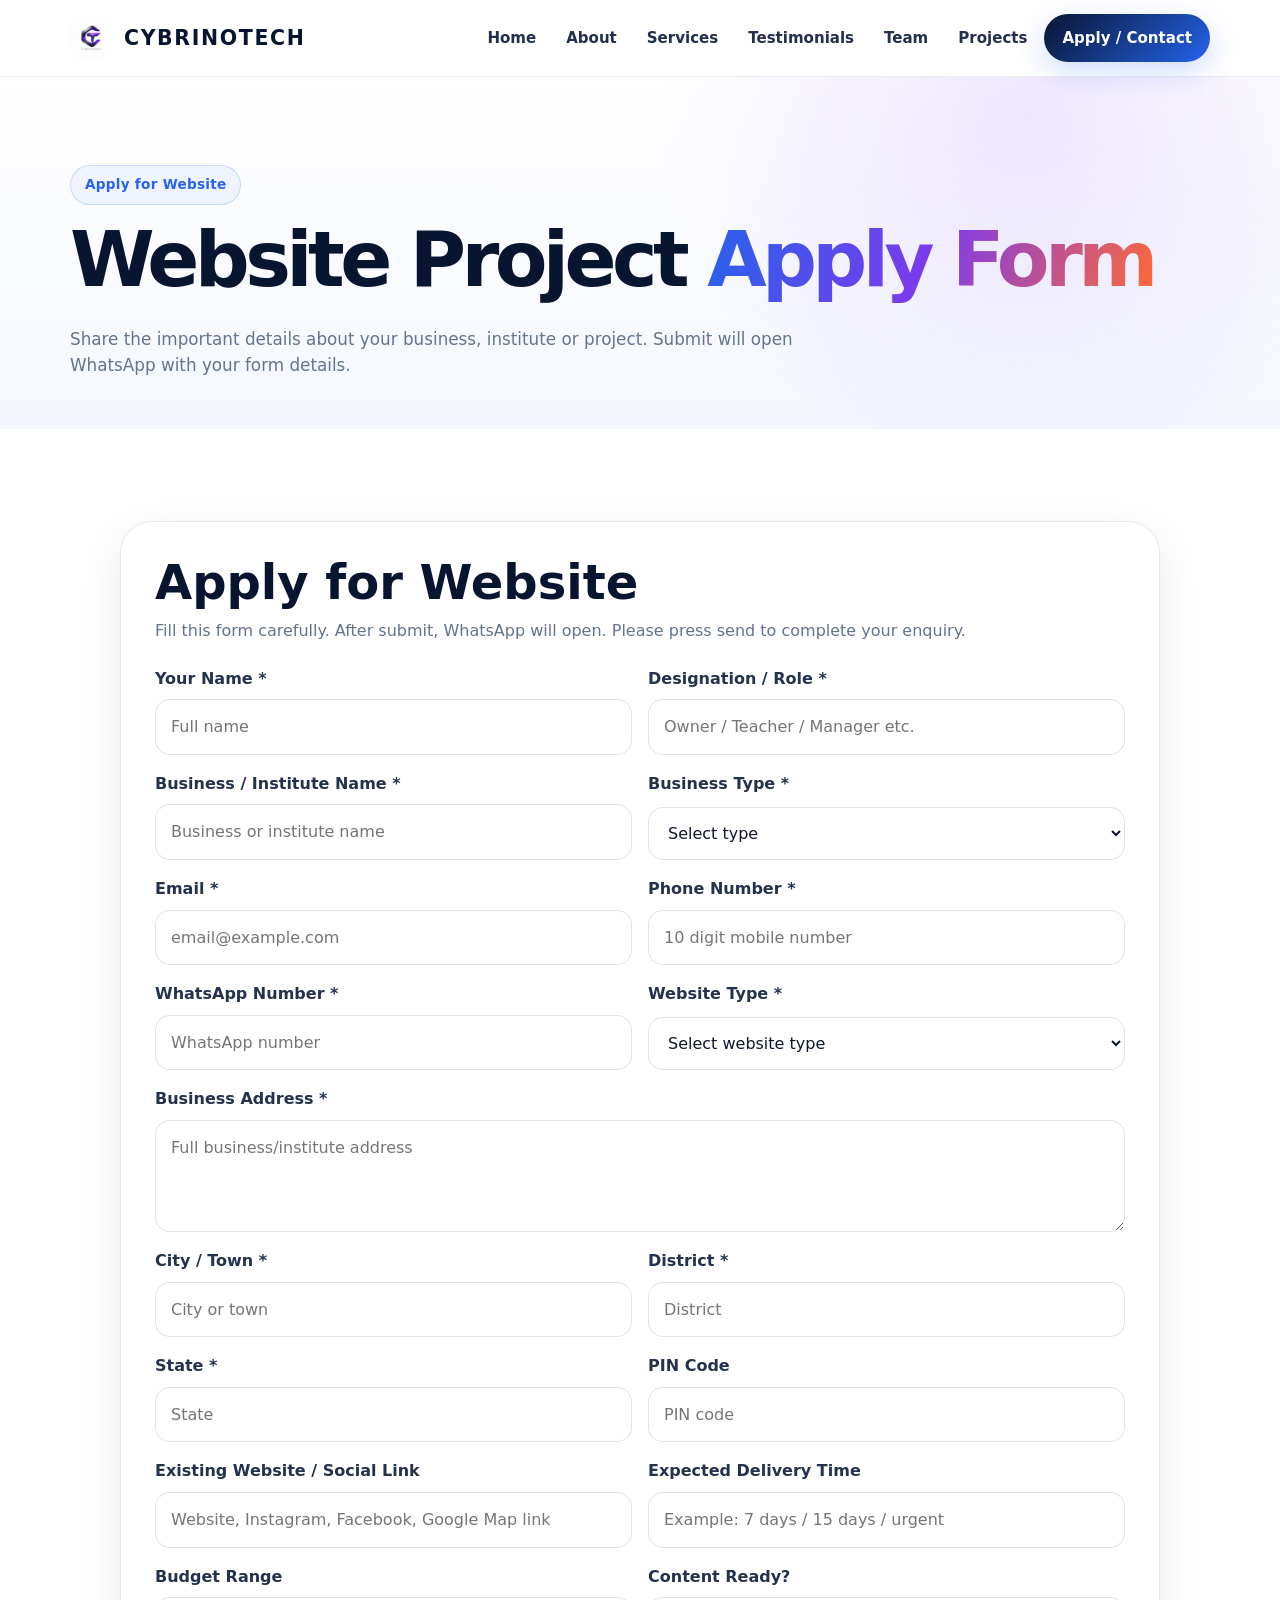
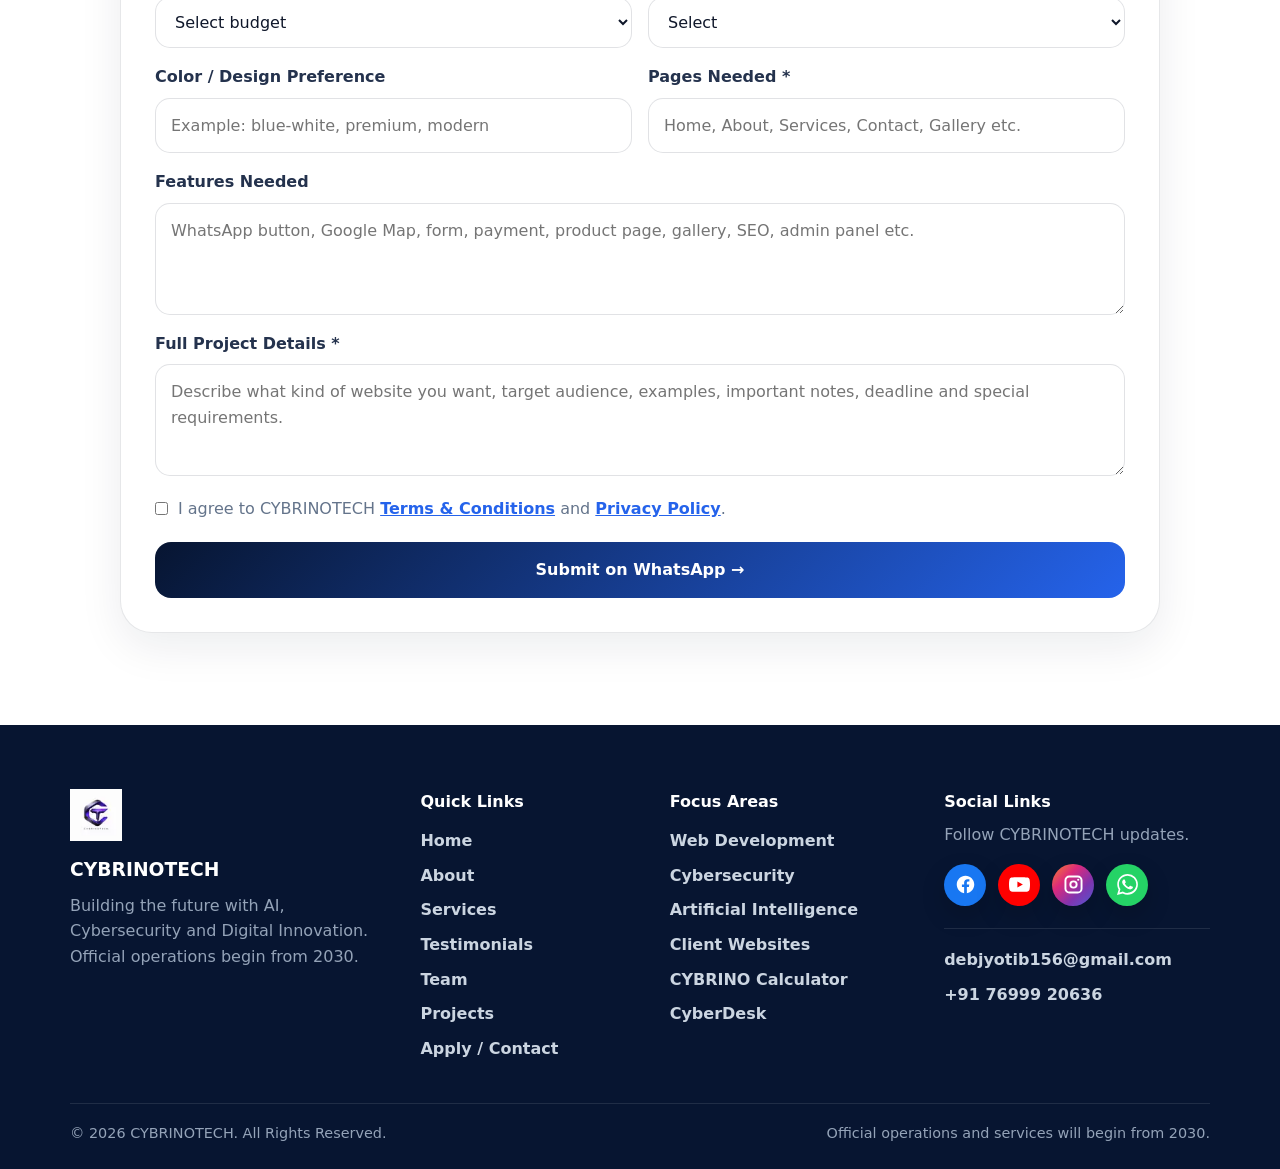
<file: contact.html>
<!DOCTYPE html>
<html lang="en">
<head>
  <meta charset="UTF-8">
  <meta name="viewport" content="width=device-width, initial-scale=1.0, viewport-fit=cover">
  <meta name="description" content="CYBRINOTECH is a future-focused technology initiative working on Web Development, Cybersecurity, Artificial Intelligence and Digital Innovation.">
  <title>Apply / Contact | CYBRINOTECH</title>
  <link rel="icon" href="header-logo.webp" type="image/webp">
  <link rel="stylesheet" href="style.css">
</head>
<body>
<header class="site-header">
  <div class="container nav">
    <a class="brand" href="index.html" aria-label="CYBRINOTECH Home">
      <img src="header-logo.webp" alt="CYBRINOTECH logo" width="42" height="42">
      <strong>CYBRINOTECH</strong>
    </a>
    <button class="menu-toggle" data-menu-toggle aria-label="Open menu" type="button">☰</button>
    <nav aria-label="Primary navigation">
      <ul class="nav-links" data-nav-links>
        <li><a data-nav="home" href="index.html">Home</a></li>
        <li><a data-nav="about" href="index.html#about">About</a></li>
        <li><a data-nav="services" href="index.html#services">Services</a></li>
        <li><a data-nav="testimonials" href="index.html#testimonials">Testimonials</a></li>
        <li><a data-nav="team" href="team.html">Team</a></li>
        <li><a data-nav="projects" href="projects.html">Projects</a></li>
        <li><a data-nav="contact" class="nav-cta active" href="contact.html">Apply / Contact</a></li>
      </ul>
    </nav>
  </div>
</header>
<main>
  <section class="page-hero"><div class="container"><span class="eyebrow">Apply for Website</span><h1>Website Project <span class="gradient-text">Apply Form</span></h1><p>Share the important details about your business, institute or project. Submit will open WhatsApp with your form details.</p></div></section>
  <section class="section"><div class="container apply-only">
    <form class="form-card" id="clientApplyForm">
      <h2>Apply for Website</h2>
      <p>Fill this form carefully. After submit, WhatsApp will open. Please press send to complete your enquiry.</p>
      <div class="form-grid">
        <div class="field"><label for="clientName">Your Name *</label><input id="clientName" required placeholder="Full name"></div>
        <div class="field"><label for="designation">Designation / Role *</label><input id="designation" required placeholder="Owner / Teacher / Manager etc."></div>
        <div class="field"><label for="businessName">Business / Institute Name *</label><input id="businessName" required placeholder="Business or institute name"></div>
        <div class="field"><label for="businessType">Business Type *</label><select id="businessType" required><option value="">Select type</option><option>Coaching / Education</option><option>Shop / E-Commerce</option><option>Service Business</option><option>Personal Portfolio</option><option>Startup / Company</option><option>Other</option></select></div>
        <div class="field"><label for="email">Email *</label><input id="email" type="email" required placeholder="email@example.com"></div>
        <div class="field"><label for="phone">Phone Number *</label><input id="phone" required placeholder="10 digit mobile number"></div>
        <div class="field"><label for="whatsapp">WhatsApp Number *</label><input id="whatsapp" required placeholder="WhatsApp number"></div>
        <div class="field"><label for="serviceType">Website Type *</label><select id="serviceType" required><option value="">Select website type</option><option>Business Website</option><option>Coaching / School Website</option><option>E-Commerce Website</option><option>Landing Page</option><option>Portfolio Website</option><option>Redesign Existing Website</option></select></div>
        <div class="field field-full"><label for="businessAddress">Business Address *</label><textarea id="businessAddress" required placeholder="Full business/institute address"></textarea></div>
        <div class="field"><label for="city">City / Town *</label><input id="city" required placeholder="City or town"></div>
        <div class="field"><label for="district">District *</label><input id="district" required placeholder="District"></div>
        <div class="field"><label for="state">State *</label><input id="state" required placeholder="State"></div>
        <div class="field"><label for="pin">PIN Code</label><input id="pin" placeholder="PIN code"></div>
        <div class="field"><label for="existingWebsite">Existing Website / Social Link</label><input id="existingWebsite" placeholder="Website, Instagram, Facebook, Google Map link"></div>
        <div class="field"><label for="deadline">Expected Delivery Time</label><input id="deadline" placeholder="Example: 7 days / 15 days / urgent"></div>
        <div class="field"><label for="budget">Budget Range</label><select id="budget"><option value="">Select budget</option><option>Below ₹3,000</option><option>₹3,000 - ₹5,000</option><option>₹5,000 - ₹8,000</option><option>₹8,000 - ₹12,000</option><option>₹12,000+</option><option>Need suggestion</option></select></div>
        <div class="field"><label for="contentReady">Content Ready?</label><select id="contentReady"><option value="">Select</option><option>Yes, logo/photos/text ready</option><option>Some content ready</option><option>No, need help</option></select></div>
        <div class="field"><label for="colorPreference">Color / Design Preference</label><input id="colorPreference" placeholder="Example: blue-white, premium, modern"></div>
        <div class="field"><label for="pagesNeeded">Pages Needed *</label><input id="pagesNeeded" required placeholder="Home, About, Services, Contact, Gallery etc."></div>
        <div class="field field-full"><label for="featuresNeeded">Features Needed</label><textarea id="featuresNeeded" placeholder="WhatsApp button, Google Map, form, payment, product page, gallery, SEO, admin panel etc."></textarea></div>
        <div class="field field-full"><label for="projectDetails">Full Project Details *</label><textarea id="projectDetails" required placeholder="Describe what kind of website you want, target audience, examples, important notes, deadline and special requirements."></textarea></div>
      </div>
      <label class="checkline"><input type="checkbox" id="agreeTerms" required><span>I agree to CYBRINOTECH <button type="button" class="inline-link" data-open-modal="termsModal">Terms & Conditions</button> and <button type="button" class="inline-link" data-open-modal="privacyModal">Privacy Policy</button>.</span></label>
      <button class="submit-btn" type="submit">Submit on WhatsApp →</button>
    </form>
  </div></section>
</main>

<div class="modal" id="termsModal" role="dialog" aria-modal="true" aria-labelledby="termsTitle">
  <div class="modal-box"><div class="modal-head"><h3 id="termsTitle">CYBRINOTECH Terms & Services</h3><button class="modal-close" type="button" data-close-modal="termsModal">×</button></div><div class="terms-content"><ol><li>Free Demo Available.</li><li>A 50% advance payment is required before development begins.</li><li>The remaining payment must be completed before final website handover or deployment.</li><li>Up to 2–3 revisions are included. Additional revisions or major design changes may incur extra charges.</li><li>Domain registration, hosting, and renewal costs are separate and are the responsibility of the Client unless otherwise agreed.</li><li>The Client is solely responsible for all content provided, including logos, images, text, contact information, business details, and any other materials supplied for the website.</li><li>CYBRINOTECH shall not be held responsible for any copyright, trademark, intellectual property, or legal issues arising from Client-provided content.</li><li>After project handover, CYBRINOTECH is not responsible for hacking, malware, password leaks, domain expiry, hosting expiry, third-party service failures, unauthorized access, or modifications made by the Client or any third party.</li><li>CYBRINOTECH reserves the right to display completed projects, designs, screenshots, and publicly accessible websites in its portfolio, marketing materials, and social media platforms unless otherwise agreed in writing.</li><li>A footer credit such as “Designed & Developed by CYBRINOTECH” may be included on the website.</li><li>To ensure domain ownership remains with the Client, domain registration shall be completed using the Client’s email address and relevant contact information whenever possible. The Client agrees to provide the necessary email access, verification codes, or information required for registration. After domain registration and connection, the Client is advised to change the account password and maintain sole control of the account credentials.</li><li>Ongoing maintenance, monitoring, management, technical support, security monitoring, content updates, and website administration are not provided by CYBRINOTECH.</li><li>Advance payment, project approval, or continuation of the project shall be considered acceptance of these Terms & Services.</li></ol><p><b>CYBRINOTECH</b><br>Website Build • Sell • Set Up</p></div></div>
</div>
<div class="modal" id="privacyModal" role="dialog" aria-modal="true" aria-labelledby="privacyTitle">
  <div class="modal-box"><div class="modal-head"><h3 id="privacyTitle">CYBRINOTECH Privacy Policy</h3><button class="modal-close" type="button" data-close-modal="privacyModal">×</button></div><div class="terms-content"><h4>Information We Collect</h4><p>We collect the details submitted through this form, such as name, phone number, email, business details, address, social/website links and project requirements.</p><h4>How We Use It</h4><p>Your information is used only to contact you about your website enquiry, understand the project and prepare a suitable plan.</p><h4>Sharing</h4><p>We do not sell your personal information. Details may be used internally for project communication and website delivery.</p><h4>Client Content</h4><p>Any logo, photo, text, contact information or business material provided by the client remains the client’s responsibility.</p></div></div>
</div>
<footer class="footer">
  <div class="container footer-grid">
    <div class="footer-brand">
      <img src="footer-logo.webp" alt="CYBRINOTECH footer logo" width="52" height="52">
      <h3>CYBRINOTECH</h3>
      <p>Building the future with AI, Cybersecurity and Digital Innovation. Official operations begin from 2030.</p>
    </div>
    <div>
      <h4>Quick Links</h4>
      <div class="footer-links">
        <a href="index.html">Home</a>
        <a href="index.html#about">About</a>
        <a href="index.html#services">Services</a>
        <a href="index.html#testimonials">Testimonials</a>
        <a href="team.html">Team</a>
        <a href="projects.html">Projects</a>
        <a href="contact.html">Apply / Contact</a>
      </div>
    </div>
    <div>
      <h4>Focus Areas</h4>
      <div class="footer-links">
        <a href="index.html#services">Web Development</a>
        <a href="projects.html#cyber-tools">Cybersecurity</a>
        <a href="index.html#services">Artificial Intelligence</a>
        <a href="projects.html#official-launch">Client Websites</a>
        <a href="calculator.html">CYBRINO Calculator</a>
        <a href="cyberdesk.html">CyberDesk</a>
      </div>
    </div>
    <div>
      <h4>Social Links</h4>
      <p class="footer-small">Follow CYBRINOTECH updates.</p>
      <div class="footer-socials" aria-label="CYBRINOTECH social links">
  <a class="social fb" href="https://www.facebook.com/share/1D5bDTN3Lx/" target="_blank" rel="noopener" aria-label="Facebook" title="Facebook">
    <svg viewBox="0 0 24 24" aria-hidden="true"><path fill="currentColor" d="M22 12.06C22 6.5 17.52 2 12 2S2 6.5 2 12.06c0 5.02 3.66 9.18 8.44 9.94v-7.03H7.9v-2.91h2.54V9.84c0-2.52 1.49-3.91 3.77-3.91 1.09 0 2.23.2 2.23.2v2.47h-1.26c-1.24 0-1.63.78-1.63 1.57v1.89h2.78l-.44 2.91h-2.34V22c4.78-.76 8.45-4.92 8.45-9.94Z"/></svg>
  </a>
  <a class="social yt" href="#" target="_blank" rel="noopener" aria-label="YouTube" title="YouTube">
    <svg viewBox="0 0 24 24" aria-hidden="true"><path fill="currentColor" d="M23.5 6.2a3 3 0 0 0-2.1-2.12C19.55 3.6 12 3.6 12 3.6s-7.55 0-9.4.48A3 3 0 0 0 .5 6.2 31.1 31.1 0 0 0 0 12a31.1 31.1 0 0 0 .5 5.8 3 3 0 0 0 2.1 2.12c1.85.48 9.4.48 9.4.48s7.55 0 9.4-.48a3 3 0 0 0 2.1-2.12A31.1 31.1 0 0 0 24 12a31.1 31.1 0 0 0-.5-5.8ZM9.6 15.43V8.57L15.85 12 9.6 15.43Z"/></svg>
  </a>
  <a class="social ig" href="https://www.instagram.com/cybrinotech.online?igsh=NGJjNDhjemk5bWQz" target="_blank" rel="noopener" aria-label="Instagram" title="Instagram">
    <svg viewBox="0 0 24 24" aria-hidden="true"><path fill="none" stroke="currentColor" stroke-width="2.2" d="M7.2 2.8h9.6a4.4 4.4 0 0 1 4.4 4.4v9.6a4.4 4.4 0 0 1-4.4 4.4H7.2a4.4 4.4 0 0 1-4.4-4.4V7.2a4.4 4.4 0 0 1 4.4-4.4Z"/><circle cx="12" cy="12" r="3.6" fill="none" stroke="currentColor" stroke-width="2.2"/><circle cx="17.4" cy="6.6" r="1.25" fill="currentColor"/></svg>
  </a>
  <a class="social wa" href="https://wa.me/917699920636?text=Hello%20CYBRINOTECH%2C%20I%20want%20to%20know%20about%20your%20website%20services." target="_blank" rel="noopener" aria-label="WhatsApp" title="WhatsApp">
    <svg viewBox="0 0 24 24" aria-hidden="true"><path fill="currentColor" d="M20.5 3.5A11.8 11.8 0 0 0 12.1 0C5.6 0 .3 5.25.3 11.72c0 2.07.55 4.1 1.6 5.88L0 24l6.6-1.73a11.9 11.9 0 0 0 5.5 1.38h.01c6.5 0 11.8-5.25 11.8-11.72 0-3.13-1.22-6.07-3.4-8.43Zm-8.4 18.16c-1.75 0-3.46-.47-4.95-1.35l-.36-.22-3.92 1.03 1.04-3.8-.25-.4a9.7 9.7 0 0 1-1.48-5.2c0-5.36 4.45-9.72 9.92-9.72a9.9 9.9 0 0 1 7.02 2.9 9.6 9.6 0 0 1 2.9 6.83c0 5.36-4.45 9.73-9.92 9.73Zm5.45-7.3c-.3-.15-1.78-.87-2.06-.97-.28-.1-.48-.15-.68.15-.2.3-.78.96-.96 1.16-.18.2-.35.22-.65.07-.3-.15-1.27-.46-2.42-1.47-.9-.79-1.5-1.77-1.68-2.06-.18-.3-.02-.46.13-.61.14-.14.3-.35.45-.52.15-.18.2-.3.3-.5.1-.2.05-.37-.02-.52-.07-.15-.68-1.62-.94-2.22-.25-.58-.5-.5-.68-.5h-.58c-.2 0-.52.08-.8.37-.28.3-1.05 1.02-1.05 2.48s1.08 2.88 1.23 3.08c.15.2 2.13 3.2 5.15 4.49.72.31 1.28.5 1.72.64.72.23 1.38.2 1.9.12.58-.09 1.78-.72 2.03-1.41.25-.7.25-1.3.18-1.42-.08-.12-.28-.2-.58-.34Z"/></svg>
  </a>
</div>
      <div class="footer-contact-mini">
        <a href="mailto:debjyotib156@gmail.com">debjyotib156@gmail.com</a>
        <a href="https://wa.me/917699920636" target="_blank" rel="noopener">+91 76999 20636</a>
      </div>
    </div>
  </div>
  <div class="container copyright">
    <span>© 2026 CYBRINOTECH. All Rights Reserved.</span>
    <span>Official operations and services will begin from 2030.</span>
  </div>
</footer>
<script src="script.js" defer></script>
</body>
</html>
</file>
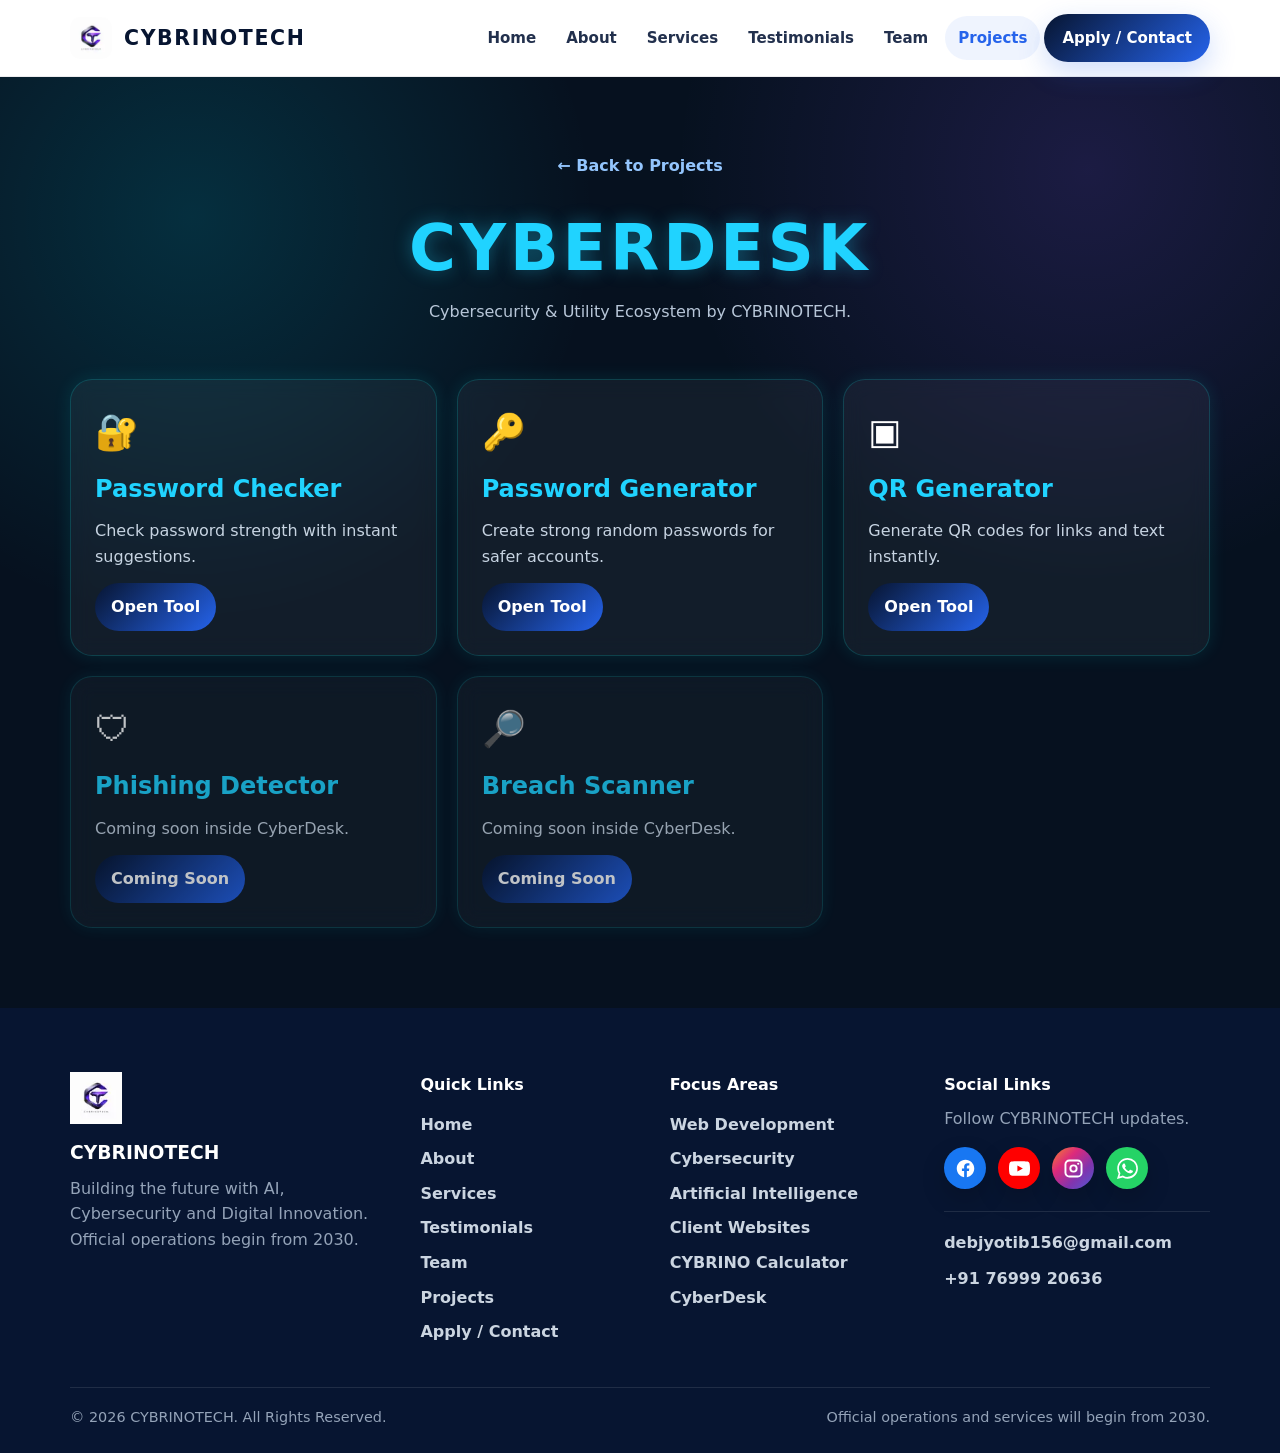
<file: cyberdesk.html>
<!DOCTYPE html>
<html lang="en">
<head>
  <meta charset="UTF-8">
  <meta name="viewport" content="width=device-width, initial-scale=1.0, viewport-fit=cover">
  <meta name="description" content="CYBRINOTECH is a future-focused technology initiative working on Web Development, Cybersecurity, Artificial Intelligence and Digital Innovation.">
  <title>CyberDesk | CYBRINOTECH</title>
  <link rel="icon" href="header-logo.webp" type="image/webp">
  <link rel="stylesheet" href="style.css">
</head>
<body>
<header class="site-header">
  <div class="container nav">
    <a class="brand" href="index.html" aria-label="CYBRINOTECH Home">
      <img src="header-logo.webp" alt="CYBRINOTECH logo" width="42" height="42">
      <strong>CYBRINOTECH</strong>
    </a>
    <button class="menu-toggle" data-menu-toggle aria-label="Open menu" type="button">☰</button>
    <nav aria-label="Primary navigation">
      <ul class="nav-links" data-nav-links>
        <li><a data-nav="home" href="index.html">Home</a></li>
        <li><a data-nav="about" href="index.html#about">About</a></li>
        <li><a data-nav="services" href="index.html#services">Services</a></li>
        <li><a data-nav="testimonials" href="index.html#testimonials">Testimonials</a></li>
        <li><a data-nav="team" href="team.html">Team</a></li>
        <li><a data-nav="projects" class="active" href="projects.html">Projects</a></li>
        <li><a data-nav="contact" class="nav-cta" href="contact.html">Apply / Contact</a></li>
      </ul>
    </nav>
  </div>
</header>
<main class="tool-shell">
  <section class="tool-hero"><div class="container"><a class="back-link" href="projects.html">← Back to Projects</a><h1>CYBERDESK</h1><p>Cybersecurity & Utility Ecosystem by CYBRINOTECH.</p></div></section>
  <section class="tool-section"><div class="container tools-grid">
    <article class="tool-card"><div class="tool-icon">🔐</div><h2>Password Checker</h2><p>Check password strength with instant suggestions.</p><a class="open-btn" href="checker.html">Open Tool</a></article>
    <article class="tool-card"><div class="tool-icon">🔑</div><h2>Password Generator</h2><p>Create strong random passwords for safer accounts.</p><a class="open-btn" href="generator.html">Open Tool</a></article>
    <article class="tool-card"><div class="tool-icon">▣</div><h2>QR Generator</h2><p>Generate QR codes for links and text instantly.</p><a class="open-btn" href="qr-generator.html">Open Tool</a></article>
    <article class="tool-card disabled"><div class="tool-icon">🛡</div><h2>Phishing Detector</h2><p>Coming soon inside CyberDesk.</p><button class="open-btn" type="button" data-dev-alert>Coming Soon</button></article>
    <article class="tool-card disabled"><div class="tool-icon">🔎</div><h2>Breach Scanner</h2><p>Coming soon inside CyberDesk.</p><button class="open-btn" type="button" data-dev-alert>Coming Soon</button></article>
  </div></section>
</main>
<footer class="footer">
  <div class="container footer-grid">
    <div class="footer-brand">
      <img src="footer-logo.webp" alt="CYBRINOTECH footer logo" width="52" height="52">
      <h3>CYBRINOTECH</h3>
      <p>Building the future with AI, Cybersecurity and Digital Innovation. Official operations begin from 2030.</p>
    </div>
    <div>
      <h4>Quick Links</h4>
      <div class="footer-links">
        <a href="index.html">Home</a>
        <a href="index.html#about">About</a>
        <a href="index.html#services">Services</a>
        <a href="index.html#testimonials">Testimonials</a>
        <a href="team.html">Team</a>
        <a href="projects.html">Projects</a>
        <a href="contact.html">Apply / Contact</a>
      </div>
    </div>
    <div>
      <h4>Focus Areas</h4>
      <div class="footer-links">
        <a href="index.html#services">Web Development</a>
        <a href="projects.html#cyber-tools">Cybersecurity</a>
        <a href="index.html#services">Artificial Intelligence</a>
        <a href="projects.html#official-launch">Client Websites</a>
        <a href="calculator.html">CYBRINO Calculator</a>
        <a href="cyberdesk.html">CyberDesk</a>
      </div>
    </div>
    <div>
      <h4>Social Links</h4>
      <p class="footer-small">Follow CYBRINOTECH updates.</p>
      <div class="footer-socials" aria-label="CYBRINOTECH social links">
  <a class="social fb" href="https://www.facebook.com/share/1D5bDTN3Lx/" target="_blank" rel="noopener" aria-label="Facebook" title="Facebook">
    <svg viewBox="0 0 24 24" aria-hidden="true"><path fill="currentColor" d="M22 12.06C22 6.5 17.52 2 12 2S2 6.5 2 12.06c0 5.02 3.66 9.18 8.44 9.94v-7.03H7.9v-2.91h2.54V9.84c0-2.52 1.49-3.91 3.77-3.91 1.09 0 2.23.2 2.23.2v2.47h-1.26c-1.24 0-1.63.78-1.63 1.57v1.89h2.78l-.44 2.91h-2.34V22c4.78-.76 8.45-4.92 8.45-9.94Z"/></svg>
  </a>
  <a class="social yt" href="#" target="_blank" rel="noopener" aria-label="YouTube" title="YouTube">
    <svg viewBox="0 0 24 24" aria-hidden="true"><path fill="currentColor" d="M23.5 6.2a3 3 0 0 0-2.1-2.12C19.55 3.6 12 3.6 12 3.6s-7.55 0-9.4.48A3 3 0 0 0 .5 6.2 31.1 31.1 0 0 0 0 12a31.1 31.1 0 0 0 .5 5.8 3 3 0 0 0 2.1 2.12c1.85.48 9.4.48 9.4.48s7.55 0 9.4-.48a3 3 0 0 0 2.1-2.12A31.1 31.1 0 0 0 24 12a31.1 31.1 0 0 0-.5-5.8ZM9.6 15.43V8.57L15.85 12 9.6 15.43Z"/></svg>
  </a>
  <a class="social ig" href="https://www.instagram.com/cybrinotech.online?igsh=NGJjNDhjemk5bWQz" target="_blank" rel="noopener" aria-label="Instagram" title="Instagram">
    <svg viewBox="0 0 24 24" aria-hidden="true"><path fill="none" stroke="currentColor" stroke-width="2.2" d="M7.2 2.8h9.6a4.4 4.4 0 0 1 4.4 4.4v9.6a4.4 4.4 0 0 1-4.4 4.4H7.2a4.4 4.4 0 0 1-4.4-4.4V7.2a4.4 4.4 0 0 1 4.4-4.4Z"/><circle cx="12" cy="12" r="3.6" fill="none" stroke="currentColor" stroke-width="2.2"/><circle cx="17.4" cy="6.6" r="1.25" fill="currentColor"/></svg>
  </a>
  <a class="social wa" href="https://wa.me/917699920636?text=Hello%20CYBRINOTECH%2C%20I%20want%20to%20know%20about%20your%20website%20services." target="_blank" rel="noopener" aria-label="WhatsApp" title="WhatsApp">
    <svg viewBox="0 0 24 24" aria-hidden="true"><path fill="currentColor" d="M20.5 3.5A11.8 11.8 0 0 0 12.1 0C5.6 0 .3 5.25.3 11.72c0 2.07.55 4.1 1.6 5.88L0 24l6.6-1.73a11.9 11.9 0 0 0 5.5 1.38h.01c6.5 0 11.8-5.25 11.8-11.72 0-3.13-1.22-6.07-3.4-8.43Zm-8.4 18.16c-1.75 0-3.46-.47-4.95-1.35l-.36-.22-3.92 1.03 1.04-3.8-.25-.4a9.7 9.7 0 0 1-1.48-5.2c0-5.36 4.45-9.72 9.92-9.72a9.9 9.9 0 0 1 7.02 2.9 9.6 9.6 0 0 1 2.9 6.83c0 5.36-4.45 9.73-9.92 9.73Zm5.45-7.3c-.3-.15-1.78-.87-2.06-.97-.28-.1-.48-.15-.68.15-.2.3-.78.96-.96 1.16-.18.2-.35.22-.65.07-.3-.15-1.27-.46-2.42-1.47-.9-.79-1.5-1.77-1.68-2.06-.18-.3-.02-.46.13-.61.14-.14.3-.35.45-.52.15-.18.2-.3.3-.5.1-.2.05-.37-.02-.52-.07-.15-.68-1.62-.94-2.22-.25-.58-.5-.5-.68-.5h-.58c-.2 0-.52.08-.8.37-.28.3-1.05 1.02-1.05 2.48s1.08 2.88 1.23 3.08c.15.2 2.13 3.2 5.15 4.49.72.31 1.28.5 1.72.64.72.23 1.38.2 1.9.12.58-.09 1.78-.72 2.03-1.41.25-.7.25-1.3.18-1.42-.08-.12-.28-.2-.58-.34Z"/></svg>
  </a>
</div>
      <div class="footer-contact-mini">
        <a href="mailto:debjyotib156@gmail.com">debjyotib156@gmail.com</a>
        <a href="https://wa.me/917699920636" target="_blank" rel="noopener">+91 76999 20636</a>
      </div>
    </div>
  </div>
  <div class="container copyright">
    <span>© 2026 CYBRINOTECH. All Rights Reserved.</span>
    <span>Official operations and services will begin from 2030.</span>
  </div>
</footer>
<script src="script.js" defer></script>
</body>
</html>
</file>
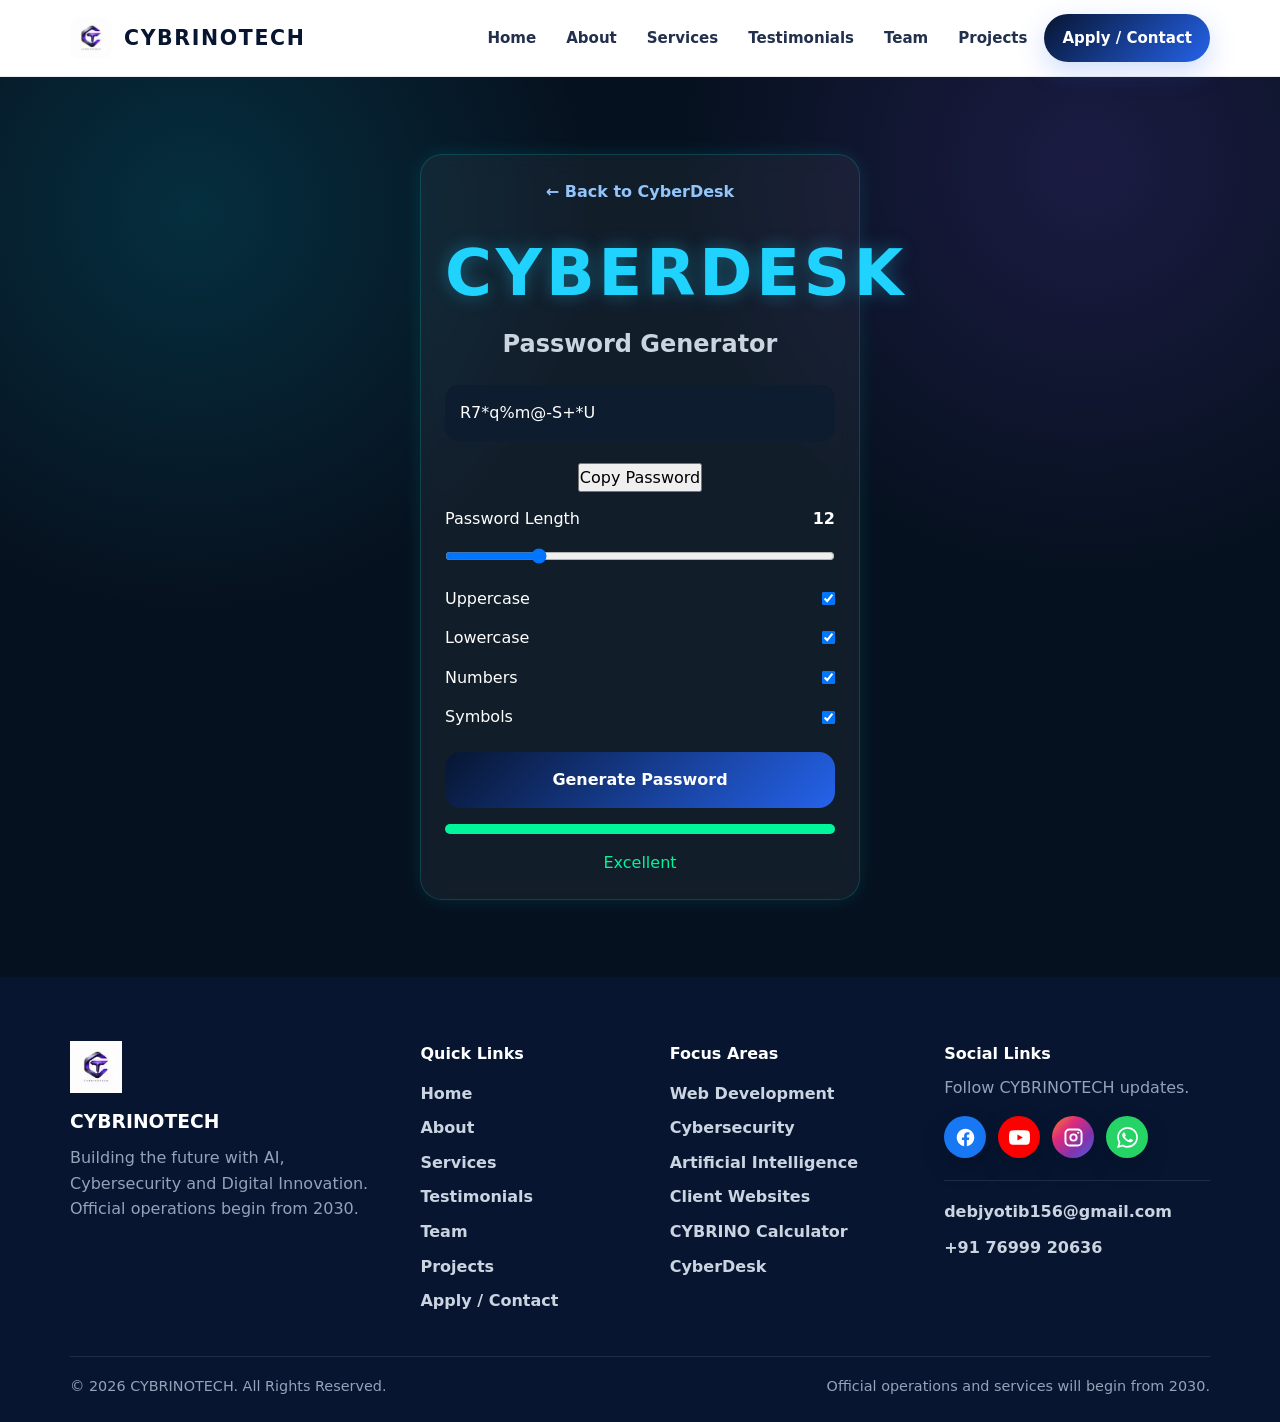
<file: generator.html>
<!DOCTYPE html>
<html lang="en">
<head>
  <meta charset="UTF-8">
  <meta name="viewport" content="width=device-width, initial-scale=1.0, viewport-fit=cover">
  <meta name="description" content="CYBRINOTECH is a future-focused technology initiative working on Web Development, Cybersecurity, Artificial Intelligence and Digital Innovation.">
  <title>Password Generator | CYBERDESK</title>
  <link rel="icon" href="header-logo.webp" type="image/webp">
  <link rel="stylesheet" href="style.css">
</head>
<body>
<header class="site-header">
  <div class="container nav">
    <a class="brand" href="index.html" aria-label="CYBRINOTECH Home">
      <img src="header-logo.webp" alt="CYBRINOTECH logo" width="42" height="42">
      <strong>CYBRINOTECH</strong>
    </a>
    <button class="menu-toggle" data-menu-toggle aria-label="Open menu" type="button">☰</button>
    <nav aria-label="Primary navigation">
      <ul class="nav-links" data-nav-links>
        <li><a data-nav="home" href="index.html">Home</a></li>
        <li><a data-nav="about" href="index.html#about">About</a></li>
        <li><a data-nav="services" href="index.html#services">Services</a></li>
        <li><a data-nav="testimonials" href="index.html#testimonials">Testimonials</a></li>
        <li><a data-nav="team" href="team.html">Team</a></li>
        <li><a data-nav="projects" href="projects.html">Projects</a></li>
        <li><a data-nav="contact" class="nav-cta" href="contact.html">Apply / Contact</a></li>
      </ul>
    </nav>
  </div>
</header>
<main class="utility-page"><section class="utility-card"><a class="back-link" href="cyberdesk.html">← Back to CyberDesk</a><h1>CYBERDESK</h1><h2>Password Generator</h2><div class="password-box"><input type="text" id="generatedPassword" readonly placeholder="Generated password"><button type="button" id="copyGeneratedPassword">Copy Password</button></div><div class="setting-top"><span>Password Length</span><b id="lengthValue">12</b></div><input class="range" type="range" min="6" max="32" value="12" id="passwordLength"><label class="option"><span>Uppercase</span><input type="checkbox" id="uppercase" checked></label><label class="option"><span>Lowercase</span><input type="checkbox" id="lowercase" checked></label><label class="option"><span>Numbers</span><input type="checkbox" id="numbers" checked></label><label class="option"><span>Symbols</span><input type="checkbox" id="symbols" checked></label><button class="generate-btn" type="button" id="generatePasswordBtn">Generate Password</button><div class="strength-box"><div id="generatorStrengthBar"></div></div><p id="generatorStrengthText">Ready</p></section></main>
<footer class="footer">
  <div class="container footer-grid">
    <div class="footer-brand">
      <img src="footer-logo.webp" alt="CYBRINOTECH footer logo" width="52" height="52">
      <h3>CYBRINOTECH</h3>
      <p>Building the future with AI, Cybersecurity and Digital Innovation. Official operations begin from 2030.</p>
    </div>
    <div>
      <h4>Quick Links</h4>
      <div class="footer-links">
        <a href="index.html">Home</a>
        <a href="index.html#about">About</a>
        <a href="index.html#services">Services</a>
        <a href="index.html#testimonials">Testimonials</a>
        <a href="team.html">Team</a>
        <a href="projects.html">Projects</a>
        <a href="contact.html">Apply / Contact</a>
      </div>
    </div>
    <div>
      <h4>Focus Areas</h4>
      <div class="footer-links">
        <a href="index.html#services">Web Development</a>
        <a href="projects.html#cyber-tools">Cybersecurity</a>
        <a href="index.html#services">Artificial Intelligence</a>
        <a href="projects.html#official-launch">Client Websites</a>
        <a href="calculator.html">CYBRINO Calculator</a>
        <a href="cyberdesk.html">CyberDesk</a>
      </div>
    </div>
    <div>
      <h4>Social Links</h4>
      <p class="footer-small">Follow CYBRINOTECH updates.</p>
      <div class="footer-socials" aria-label="CYBRINOTECH social links">
  <a class="social fb" href="https://www.facebook.com/share/1D5bDTN3Lx/" target="_blank" rel="noopener" aria-label="Facebook" title="Facebook">
    <svg viewBox="0 0 24 24" aria-hidden="true"><path fill="currentColor" d="M22 12.06C22 6.5 17.52 2 12 2S2 6.5 2 12.06c0 5.02 3.66 9.18 8.44 9.94v-7.03H7.9v-2.91h2.54V9.84c0-2.52 1.49-3.91 3.77-3.91 1.09 0 2.23.2 2.23.2v2.47h-1.26c-1.24 0-1.63.78-1.63 1.57v1.89h2.78l-.44 2.91h-2.34V22c4.78-.76 8.45-4.92 8.45-9.94Z"/></svg>
  </a>
  <a class="social yt" href="#" target="_blank" rel="noopener" aria-label="YouTube" title="YouTube">
    <svg viewBox="0 0 24 24" aria-hidden="true"><path fill="currentColor" d="M23.5 6.2a3 3 0 0 0-2.1-2.12C19.55 3.6 12 3.6 12 3.6s-7.55 0-9.4.48A3 3 0 0 0 .5 6.2 31.1 31.1 0 0 0 0 12a31.1 31.1 0 0 0 .5 5.8 3 3 0 0 0 2.1 2.12c1.85.48 9.4.48 9.4.48s7.55 0 9.4-.48a3 3 0 0 0 2.1-2.12A31.1 31.1 0 0 0 24 12a31.1 31.1 0 0 0-.5-5.8ZM9.6 15.43V8.57L15.85 12 9.6 15.43Z"/></svg>
  </a>
  <a class="social ig" href="https://www.instagram.com/cybrinotech.online?igsh=NGJjNDhjemk5bWQz" target="_blank" rel="noopener" aria-label="Instagram" title="Instagram">
    <svg viewBox="0 0 24 24" aria-hidden="true"><path fill="none" stroke="currentColor" stroke-width="2.2" d="M7.2 2.8h9.6a4.4 4.4 0 0 1 4.4 4.4v9.6a4.4 4.4 0 0 1-4.4 4.4H7.2a4.4 4.4 0 0 1-4.4-4.4V7.2a4.4 4.4 0 0 1 4.4-4.4Z"/><circle cx="12" cy="12" r="3.6" fill="none" stroke="currentColor" stroke-width="2.2"/><circle cx="17.4" cy="6.6" r="1.25" fill="currentColor"/></svg>
  </a>
  <a class="social wa" href="https://wa.me/917699920636?text=Hello%20CYBRINOTECH%2C%20I%20want%20to%20know%20about%20your%20website%20services." target="_blank" rel="noopener" aria-label="WhatsApp" title="WhatsApp">
    <svg viewBox="0 0 24 24" aria-hidden="true"><path fill="currentColor" d="M20.5 3.5A11.8 11.8 0 0 0 12.1 0C5.6 0 .3 5.25.3 11.72c0 2.07.55 4.1 1.6 5.88L0 24l6.6-1.73a11.9 11.9 0 0 0 5.5 1.38h.01c6.5 0 11.8-5.25 11.8-11.72 0-3.13-1.22-6.07-3.4-8.43Zm-8.4 18.16c-1.75 0-3.46-.47-4.95-1.35l-.36-.22-3.92 1.03 1.04-3.8-.25-.4a9.7 9.7 0 0 1-1.48-5.2c0-5.36 4.45-9.72 9.92-9.72a9.9 9.9 0 0 1 7.02 2.9 9.6 9.6 0 0 1 2.9 6.83c0 5.36-4.45 9.73-9.92 9.73Zm5.45-7.3c-.3-.15-1.78-.87-2.06-.97-.28-.1-.48-.15-.68.15-.2.3-.78.96-.96 1.16-.18.2-.35.22-.65.07-.3-.15-1.27-.46-2.42-1.47-.9-.79-1.5-1.77-1.68-2.06-.18-.3-.02-.46.13-.61.14-.14.3-.35.45-.52.15-.18.2-.3.3-.5.1-.2.05-.37-.02-.52-.07-.15-.68-1.62-.94-2.22-.25-.58-.5-.5-.68-.5h-.58c-.2 0-.52.08-.8.37-.28.3-1.05 1.02-1.05 2.48s1.08 2.88 1.23 3.08c.15.2 2.13 3.2 5.15 4.49.72.31 1.28.5 1.72.64.72.23 1.38.2 1.9.12.58-.09 1.78-.72 2.03-1.41.25-.7.25-1.3.18-1.42-.08-.12-.28-.2-.58-.34Z"/></svg>
  </a>
</div>
      <div class="footer-contact-mini">
        <a href="mailto:debjyotib156@gmail.com">debjyotib156@gmail.com</a>
        <a href="https://wa.me/917699920636" target="_blank" rel="noopener">+91 76999 20636</a>
      </div>
    </div>
  </div>
  <div class="container copyright">
    <span>© 2026 CYBRINOTECH. All Rights Reserved.</span>
    <span>Official operations and services will begin from 2030.</span>
  </div>
</footer>
<script src="script.js" defer></script>
</body>
</html>
</file>
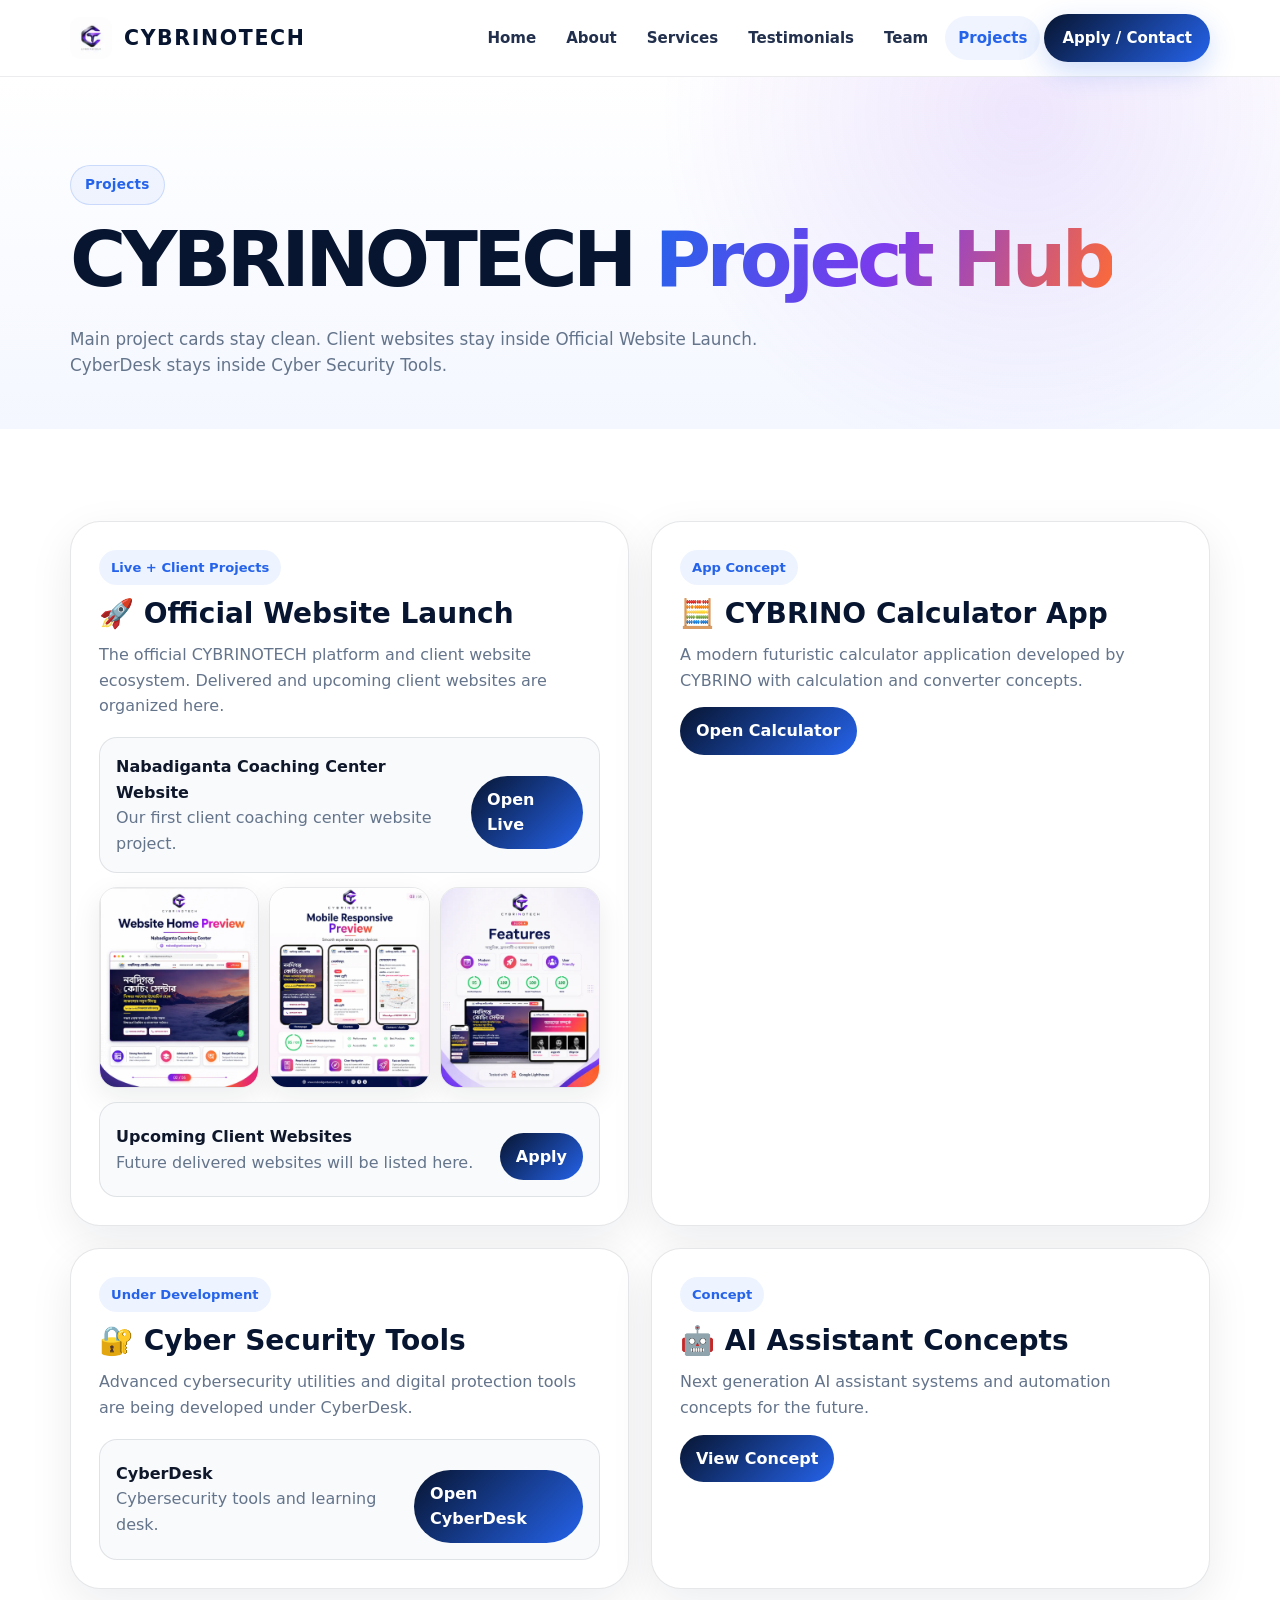
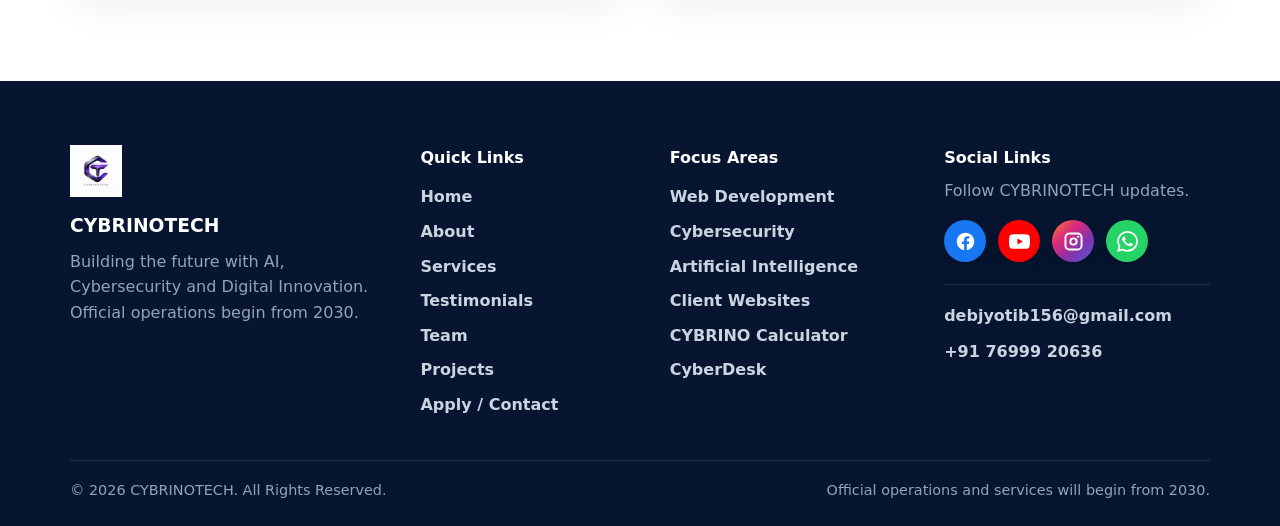
<file: projects.html>
<!DOCTYPE html>
<html lang="en">
<head>
  <meta charset="UTF-8">
  <meta name="viewport" content="width=device-width, initial-scale=1.0, viewport-fit=cover">
  <meta name="description" content="CYBRINOTECH is a future-focused technology initiative working on Web Development, Cybersecurity, Artificial Intelligence and Digital Innovation.">
  <title>Projects | CYBRINOTECH</title>
  <link rel="icon" href="header-logo.webp" type="image/webp">
  <link rel="stylesheet" href="style.css">
</head>
<body>
<header class="site-header">
  <div class="container nav">
    <a class="brand" href="index.html" aria-label="CYBRINOTECH Home">
      <img src="header-logo.webp" alt="CYBRINOTECH logo" width="42" height="42">
      <strong>CYBRINOTECH</strong>
    </a>
    <button class="menu-toggle" data-menu-toggle aria-label="Open menu" type="button">☰</button>
    <nav aria-label="Primary navigation">
      <ul class="nav-links" data-nav-links>
        <li><a data-nav="home" href="index.html">Home</a></li>
        <li><a data-nav="about" href="index.html#about">About</a></li>
        <li><a data-nav="services" href="index.html#services">Services</a></li>
        <li><a data-nav="testimonials" href="index.html#testimonials">Testimonials</a></li>
        <li><a data-nav="team" href="team.html">Team</a></li>
        <li><a data-nav="projects" class="active" href="projects.html">Projects</a></li>
        <li><a data-nav="contact" class="nav-cta" href="contact.html">Apply / Contact</a></li>
      </ul>
    </nav>
  </div>
</header>
<main>
  <section class="page-hero"><div class="container"><span class="eyebrow">Projects</span><h1>CYBRINOTECH <span class="gradient-text">Project Hub</span></h1><p>Main project cards stay clean. Client websites stay inside Official Website Launch. CyberDesk stays inside Cyber Security Tools.</p></div></section>
  <section class="section"><div class="container projects-grid">
    <article class="project-card" id="official-launch"><span class="status">Live + Client Projects</span><h2>🚀 Official Website Launch</h2><p>The official CYBRINOTECH platform and client website ecosystem. Delivered and upcoming client websites are organized here.</p><div class="sub-projects" id="nabadiganta-client"><div class="sub-project"><div><b>Nabadiganta Coaching Center Website</b><br><span>Our first client coaching center website project.</span></div><a class="link-btn" href="https://nabodigantacoaching.in/" target="_blank" rel="noopener">Open Live</a></div><div class="project-gallery"><img src="testimonial-home-preview.webp" alt="Website home preview"><img src="testimonial-mobile-preview.webp" alt="Mobile responsive preview"><img src="testimonial-features-preview.webp" alt="Features and performance preview"></div><div class="sub-project"><div><b>Upcoming Client Websites</b><br><span>Future delivered websites will be listed here.</span></div><a class="link-btn" href="contact.html">Apply</a></div></div></article>
    <article class="project-card"><span class="status">App Concept</span><h2>🧮 CYBRINO Calculator App</h2><p>A modern futuristic calculator application developed by CYBRINO with calculation and converter concepts.</p><a class="link-btn" href="calculator.html">Open Calculator</a></article>
    <article class="project-card" id="cyber-tools"><span class="status">Under Development</span><h2>🔐 Cyber Security Tools</h2><p>Advanced cybersecurity utilities and digital protection tools are being developed under CyberDesk.</p><div class="sub-projects"><div class="sub-project"><div><b>CyberDesk</b><br><span>Cybersecurity tools and learning desk.</span></div><a class="link-btn" href="cyberdesk.html">Open CyberDesk</a></div></div></article>
    <article class="project-card"><span class="status">Concept</span><h2>🤖 AI Assistant Concepts</h2><p>Next generation AI assistant systems and automation concepts for the future.</p><a class="link-btn" href="#" data-dev-alert>View Concept</a></article>
  </div></section>
</main>
<footer class="footer">
  <div class="container footer-grid">
    <div class="footer-brand">
      <img src="footer-logo.webp" alt="CYBRINOTECH footer logo" width="52" height="52">
      <h3>CYBRINOTECH</h3>
      <p>Building the future with AI, Cybersecurity and Digital Innovation. Official operations begin from 2030.</p>
    </div>
    <div>
      <h4>Quick Links</h4>
      <div class="footer-links">
        <a href="index.html">Home</a>
        <a href="index.html#about">About</a>
        <a href="index.html#services">Services</a>
        <a href="index.html#testimonials">Testimonials</a>
        <a href="team.html">Team</a>
        <a href="projects.html">Projects</a>
        <a href="contact.html">Apply / Contact</a>
      </div>
    </div>
    <div>
      <h4>Focus Areas</h4>
      <div class="footer-links">
        <a href="index.html#services">Web Development</a>
        <a href="projects.html#cyber-tools">Cybersecurity</a>
        <a href="index.html#services">Artificial Intelligence</a>
        <a href="projects.html#official-launch">Client Websites</a>
        <a href="calculator.html">CYBRINO Calculator</a>
        <a href="cyberdesk.html">CyberDesk</a>
      </div>
    </div>
    <div>
      <h4>Social Links</h4>
      <p class="footer-small">Follow CYBRINOTECH updates.</p>
      <div class="footer-socials" aria-label="CYBRINOTECH social links">
  <a class="social fb" href="https://www.facebook.com/share/1D5bDTN3Lx/" target="_blank" rel="noopener" aria-label="Facebook" title="Facebook">
    <svg viewBox="0 0 24 24" aria-hidden="true"><path fill="currentColor" d="M22 12.06C22 6.5 17.52 2 12 2S2 6.5 2 12.06c0 5.02 3.66 9.18 8.44 9.94v-7.03H7.9v-2.91h2.54V9.84c0-2.52 1.49-3.91 3.77-3.91 1.09 0 2.23.2 2.23.2v2.47h-1.26c-1.24 0-1.63.78-1.63 1.57v1.89h2.78l-.44 2.91h-2.34V22c4.78-.76 8.45-4.92 8.45-9.94Z"/></svg>
  </a>
  <a class="social yt" href="#" target="_blank" rel="noopener" aria-label="YouTube" title="YouTube">
    <svg viewBox="0 0 24 24" aria-hidden="true"><path fill="currentColor" d="M23.5 6.2a3 3 0 0 0-2.1-2.12C19.55 3.6 12 3.6 12 3.6s-7.55 0-9.4.48A3 3 0 0 0 .5 6.2 31.1 31.1 0 0 0 0 12a31.1 31.1 0 0 0 .5 5.8 3 3 0 0 0 2.1 2.12c1.85.48 9.4.48 9.4.48s7.55 0 9.4-.48a3 3 0 0 0 2.1-2.12A31.1 31.1 0 0 0 24 12a31.1 31.1 0 0 0-.5-5.8ZM9.6 15.43V8.57L15.85 12 9.6 15.43Z"/></svg>
  </a>
  <a class="social ig" href="https://www.instagram.com/cybrinotech.online?igsh=NGJjNDhjemk5bWQz" target="_blank" rel="noopener" aria-label="Instagram" title="Instagram">
    <svg viewBox="0 0 24 24" aria-hidden="true"><path fill="none" stroke="currentColor" stroke-width="2.2" d="M7.2 2.8h9.6a4.4 4.4 0 0 1 4.4 4.4v9.6a4.4 4.4 0 0 1-4.4 4.4H7.2a4.4 4.4 0 0 1-4.4-4.4V7.2a4.4 4.4 0 0 1 4.4-4.4Z"/><circle cx="12" cy="12" r="3.6" fill="none" stroke="currentColor" stroke-width="2.2"/><circle cx="17.4" cy="6.6" r="1.25" fill="currentColor"/></svg>
  </a>
  <a class="social wa" href="https://wa.me/917699920636?text=Hello%20CYBRINOTECH%2C%20I%20want%20to%20know%20about%20your%20website%20services." target="_blank" rel="noopener" aria-label="WhatsApp" title="WhatsApp">
    <svg viewBox="0 0 24 24" aria-hidden="true"><path fill="currentColor" d="M20.5 3.5A11.8 11.8 0 0 0 12.1 0C5.6 0 .3 5.25.3 11.72c0 2.07.55 4.1 1.6 5.88L0 24l6.6-1.73a11.9 11.9 0 0 0 5.5 1.38h.01c6.5 0 11.8-5.25 11.8-11.72 0-3.13-1.22-6.07-3.4-8.43Zm-8.4 18.16c-1.75 0-3.46-.47-4.95-1.35l-.36-.22-3.92 1.03 1.04-3.8-.25-.4a9.7 9.7 0 0 1-1.48-5.2c0-5.36 4.45-9.72 9.92-9.72a9.9 9.9 0 0 1 7.02 2.9 9.6 9.6 0 0 1 2.9 6.83c0 5.36-4.45 9.73-9.92 9.73Zm5.45-7.3c-.3-.15-1.78-.87-2.06-.97-.28-.1-.48-.15-.68.15-.2.3-.78.96-.96 1.16-.18.2-.35.22-.65.07-.3-.15-1.27-.46-2.42-1.47-.9-.79-1.5-1.77-1.68-2.06-.18-.3-.02-.46.13-.61.14-.14.3-.35.45-.52.15-.18.2-.3.3-.5.1-.2.05-.37-.02-.52-.07-.15-.68-1.62-.94-2.22-.25-.58-.5-.5-.68-.5h-.58c-.2 0-.52.08-.8.37-.28.3-1.05 1.02-1.05 2.48s1.08 2.88 1.23 3.08c.15.2 2.13 3.2 5.15 4.49.72.31 1.28.5 1.72.64.72.23 1.38.2 1.9.12.58-.09 1.78-.72 2.03-1.41.25-.7.25-1.3.18-1.42-.08-.12-.28-.2-.58-.34Z"/></svg>
  </a>
</div>
      <div class="footer-contact-mini">
        <a href="mailto:debjyotib156@gmail.com">debjyotib156@gmail.com</a>
        <a href="https://wa.me/917699920636" target="_blank" rel="noopener">+91 76999 20636</a>
      </div>
    </div>
  </div>
  <div class="container copyright">
    <span>© 2026 CYBRINOTECH. All Rights Reserved.</span>
    <span>Official operations and services will begin from 2030.</span>
  </div>
</footer>
<script src="script.js" defer></script>
</body>
</html>
</file>
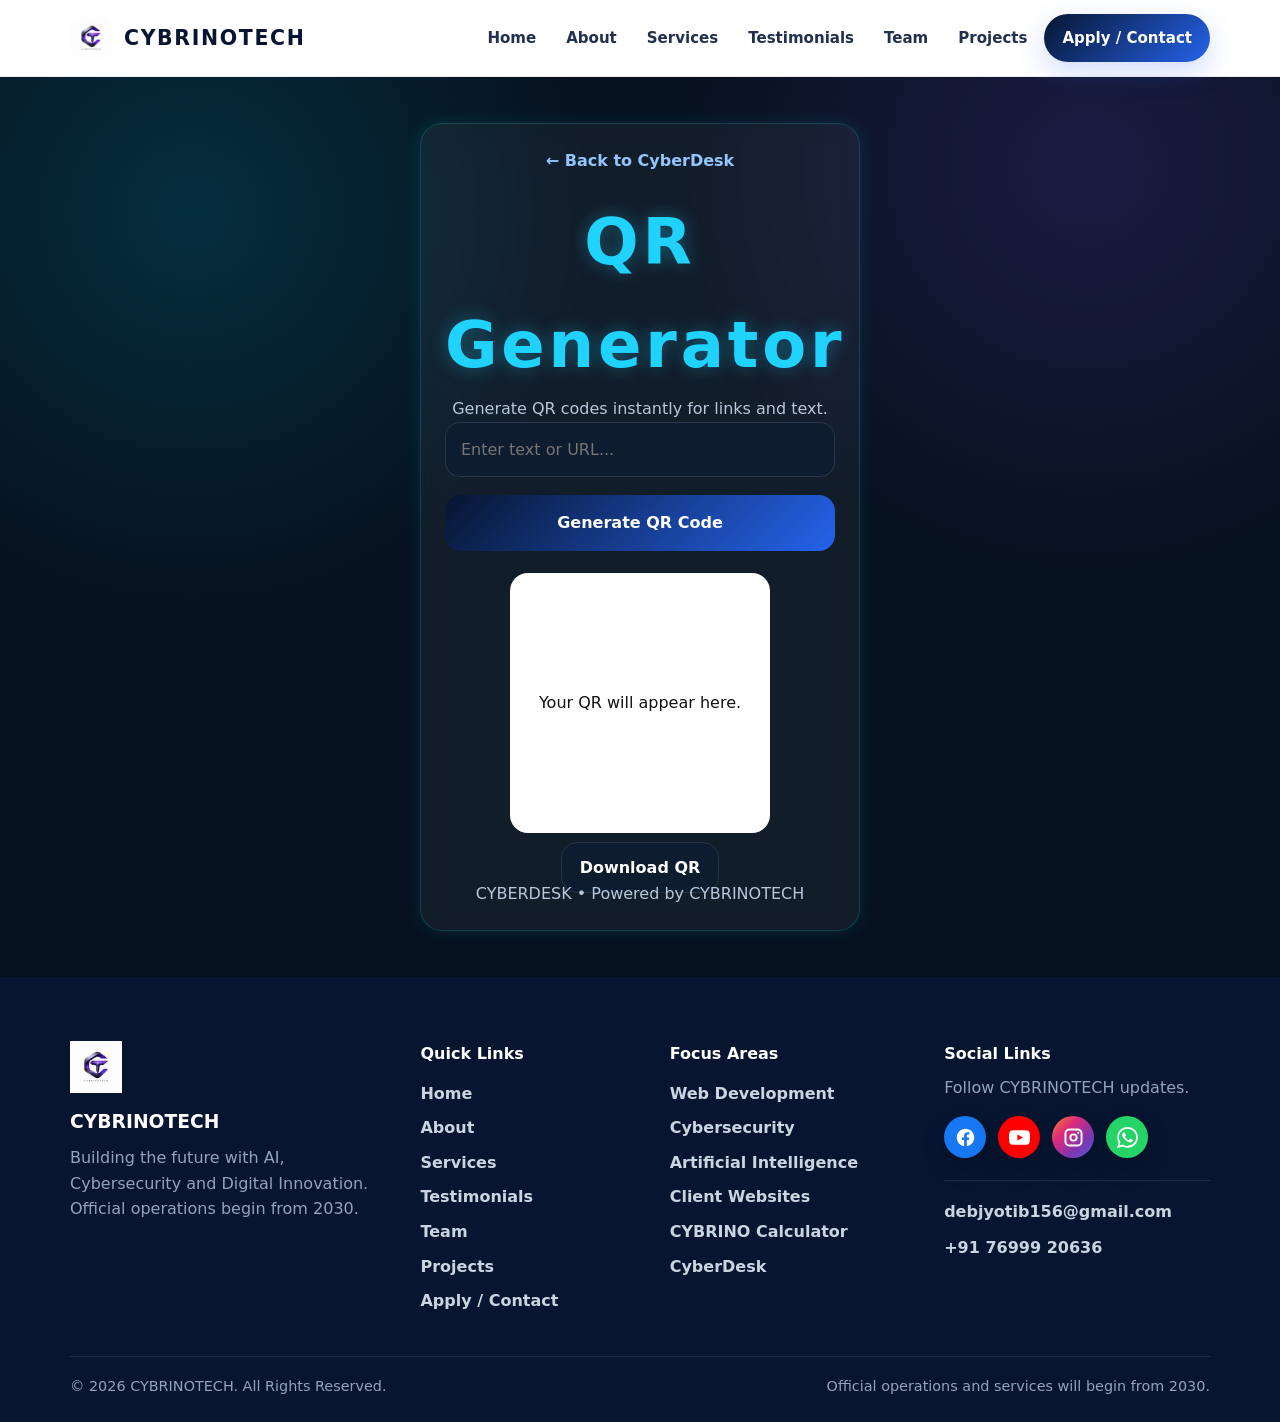
<file: qr-generator.html>
<!DOCTYPE html>
<html lang="en">
<head>
  <meta charset="UTF-8">
  <meta name="viewport" content="width=device-width, initial-scale=1.0, viewport-fit=cover">
  <meta name="description" content="CYBRINOTECH is a future-focused technology initiative working on Web Development, Cybersecurity, Artificial Intelligence and Digital Innovation.">
  <title>QR Generator | CYBERDESK</title>
  <link rel="icon" href="header-logo.webp" type="image/webp">
  <link rel="stylesheet" href="style.css">
</head>
<body>
<header class="site-header">
  <div class="container nav">
    <a class="brand" href="index.html" aria-label="CYBRINOTECH Home">
      <img src="header-logo.webp" alt="CYBRINOTECH logo" width="42" height="42">
      <strong>CYBRINOTECH</strong>
    </a>
    <button class="menu-toggle" data-menu-toggle aria-label="Open menu" type="button">☰</button>
    <nav aria-label="Primary navigation">
      <ul class="nav-links" data-nav-links>
        <li><a data-nav="home" href="index.html">Home</a></li>
        <li><a data-nav="about" href="index.html#about">About</a></li>
        <li><a data-nav="services" href="index.html#services">Services</a></li>
        <li><a data-nav="testimonials" href="index.html#testimonials">Testimonials</a></li>
        <li><a data-nav="team" href="team.html">Team</a></li>
        <li><a data-nav="projects" href="projects.html">Projects</a></li>
        <li><a data-nav="contact" class="nav-cta" href="contact.html">Apply / Contact</a></li>
      </ul>
    </nav>
  </div>
</header>
<main class="utility-page"><section class="utility-card qr-card"><a class="back-link" href="cyberdesk.html">← Back to CyberDesk</a><h1>QR Generator</h1><p class="subtitle">Generate QR codes instantly for links and text.</p><input type="text" id="qrText" class="tool-input" placeholder="Enter text or URL..."><button class="generate-btn" id="generateQrBtn" type="button">Generate QR Code</button><div id="qrcode"><p>Your QR will appear here.</p></div><a class="action-btn secondary" id="downloadQr" href="#" download="cyberdesk-qr.png">Download QR</a><div class="footer-note">CYBERDESK • Powered by CYBRINOTECH</div></section></main>
<footer class="footer">
  <div class="container footer-grid">
    <div class="footer-brand">
      <img src="footer-logo.webp" alt="CYBRINOTECH footer logo" width="52" height="52">
      <h3>CYBRINOTECH</h3>
      <p>Building the future with AI, Cybersecurity and Digital Innovation. Official operations begin from 2030.</p>
    </div>
    <div>
      <h4>Quick Links</h4>
      <div class="footer-links">
        <a href="index.html">Home</a>
        <a href="index.html#about">About</a>
        <a href="index.html#services">Services</a>
        <a href="index.html#testimonials">Testimonials</a>
        <a href="team.html">Team</a>
        <a href="projects.html">Projects</a>
        <a href="contact.html">Apply / Contact</a>
      </div>
    </div>
    <div>
      <h4>Focus Areas</h4>
      <div class="footer-links">
        <a href="index.html#services">Web Development</a>
        <a href="projects.html#cyber-tools">Cybersecurity</a>
        <a href="index.html#services">Artificial Intelligence</a>
        <a href="projects.html#official-launch">Client Websites</a>
        <a href="calculator.html">CYBRINO Calculator</a>
        <a href="cyberdesk.html">CyberDesk</a>
      </div>
    </div>
    <div>
      <h4>Social Links</h4>
      <p class="footer-small">Follow CYBRINOTECH updates.</p>
      <div class="footer-socials" aria-label="CYBRINOTECH social links">
  <a class="social fb" href="https://www.facebook.com/share/1D5bDTN3Lx/" target="_blank" rel="noopener" aria-label="Facebook" title="Facebook">
    <svg viewBox="0 0 24 24" aria-hidden="true"><path fill="currentColor" d="M22 12.06C22 6.5 17.52 2 12 2S2 6.5 2 12.06c0 5.02 3.66 9.18 8.44 9.94v-7.03H7.9v-2.91h2.54V9.84c0-2.52 1.49-3.91 3.77-3.91 1.09 0 2.23.2 2.23.2v2.47h-1.26c-1.24 0-1.63.78-1.63 1.57v1.89h2.78l-.44 2.91h-2.34V22c4.78-.76 8.45-4.92 8.45-9.94Z"/></svg>
  </a>
  <a class="social yt" href="#" target="_blank" rel="noopener" aria-label="YouTube" title="YouTube">
    <svg viewBox="0 0 24 24" aria-hidden="true"><path fill="currentColor" d="M23.5 6.2a3 3 0 0 0-2.1-2.12C19.55 3.6 12 3.6 12 3.6s-7.55 0-9.4.48A3 3 0 0 0 .5 6.2 31.1 31.1 0 0 0 0 12a31.1 31.1 0 0 0 .5 5.8 3 3 0 0 0 2.1 2.12c1.85.48 9.4.48 9.4.48s7.55 0 9.4-.48a3 3 0 0 0 2.1-2.12A31.1 31.1 0 0 0 24 12a31.1 31.1 0 0 0-.5-5.8ZM9.6 15.43V8.57L15.85 12 9.6 15.43Z"/></svg>
  </a>
  <a class="social ig" href="https://www.instagram.com/cybrinotech.online?igsh=NGJjNDhjemk5bWQz" target="_blank" rel="noopener" aria-label="Instagram" title="Instagram">
    <svg viewBox="0 0 24 24" aria-hidden="true"><path fill="none" stroke="currentColor" stroke-width="2.2" d="M7.2 2.8h9.6a4.4 4.4 0 0 1 4.4 4.4v9.6a4.4 4.4 0 0 1-4.4 4.4H7.2a4.4 4.4 0 0 1-4.4-4.4V7.2a4.4 4.4 0 0 1 4.4-4.4Z"/><circle cx="12" cy="12" r="3.6" fill="none" stroke="currentColor" stroke-width="2.2"/><circle cx="17.4" cy="6.6" r="1.25" fill="currentColor"/></svg>
  </a>
  <a class="social wa" href="https://wa.me/917699920636?text=Hello%20CYBRINOTECH%2C%20I%20want%20to%20know%20about%20your%20website%20services." target="_blank" rel="noopener" aria-label="WhatsApp" title="WhatsApp">
    <svg viewBox="0 0 24 24" aria-hidden="true"><path fill="currentColor" d="M20.5 3.5A11.8 11.8 0 0 0 12.1 0C5.6 0 .3 5.25.3 11.72c0 2.07.55 4.1 1.6 5.88L0 24l6.6-1.73a11.9 11.9 0 0 0 5.5 1.38h.01c6.5 0 11.8-5.25 11.8-11.72 0-3.13-1.22-6.07-3.4-8.43Zm-8.4 18.16c-1.75 0-3.46-.47-4.95-1.35l-.36-.22-3.92 1.03 1.04-3.8-.25-.4a9.7 9.7 0 0 1-1.48-5.2c0-5.36 4.45-9.72 9.92-9.72a9.9 9.9 0 0 1 7.02 2.9 9.6 9.6 0 0 1 2.9 6.83c0 5.36-4.45 9.73-9.92 9.73Zm5.45-7.3c-.3-.15-1.78-.87-2.06-.97-.28-.1-.48-.15-.68.15-.2.3-.78.96-.96 1.16-.18.2-.35.22-.65.07-.3-.15-1.27-.46-2.42-1.47-.9-.79-1.5-1.77-1.68-2.06-.18-.3-.02-.46.13-.61.14-.14.3-.35.45-.52.15-.18.2-.3.3-.5.1-.2.05-.37-.02-.52-.07-.15-.68-1.62-.94-2.22-.25-.58-.5-.5-.68-.5h-.58c-.2 0-.52.08-.8.37-.28.3-1.05 1.02-1.05 2.48s1.08 2.88 1.23 3.08c.15.2 2.13 3.2 5.15 4.49.72.31 1.28.5 1.72.64.72.23 1.38.2 1.9.12.58-.09 1.78-.72 2.03-1.41.25-.7.25-1.3.18-1.42-.08-.12-.28-.2-.58-.34Z"/></svg>
  </a>
</div>
      <div class="footer-contact-mini">
        <a href="mailto:debjyotib156@gmail.com">debjyotib156@gmail.com</a>
        <a href="https://wa.me/917699920636" target="_blank" rel="noopener">+91 76999 20636</a>
      </div>
    </div>
  </div>
  <div class="container copyright">
    <span>© 2026 CYBRINOTECH. All Rights Reserved.</span>
    <span>Official operations and services will begin from 2030.</span>
  </div>
</footer>
<script src="script.js" defer></script>
</body>
</html>
</file>
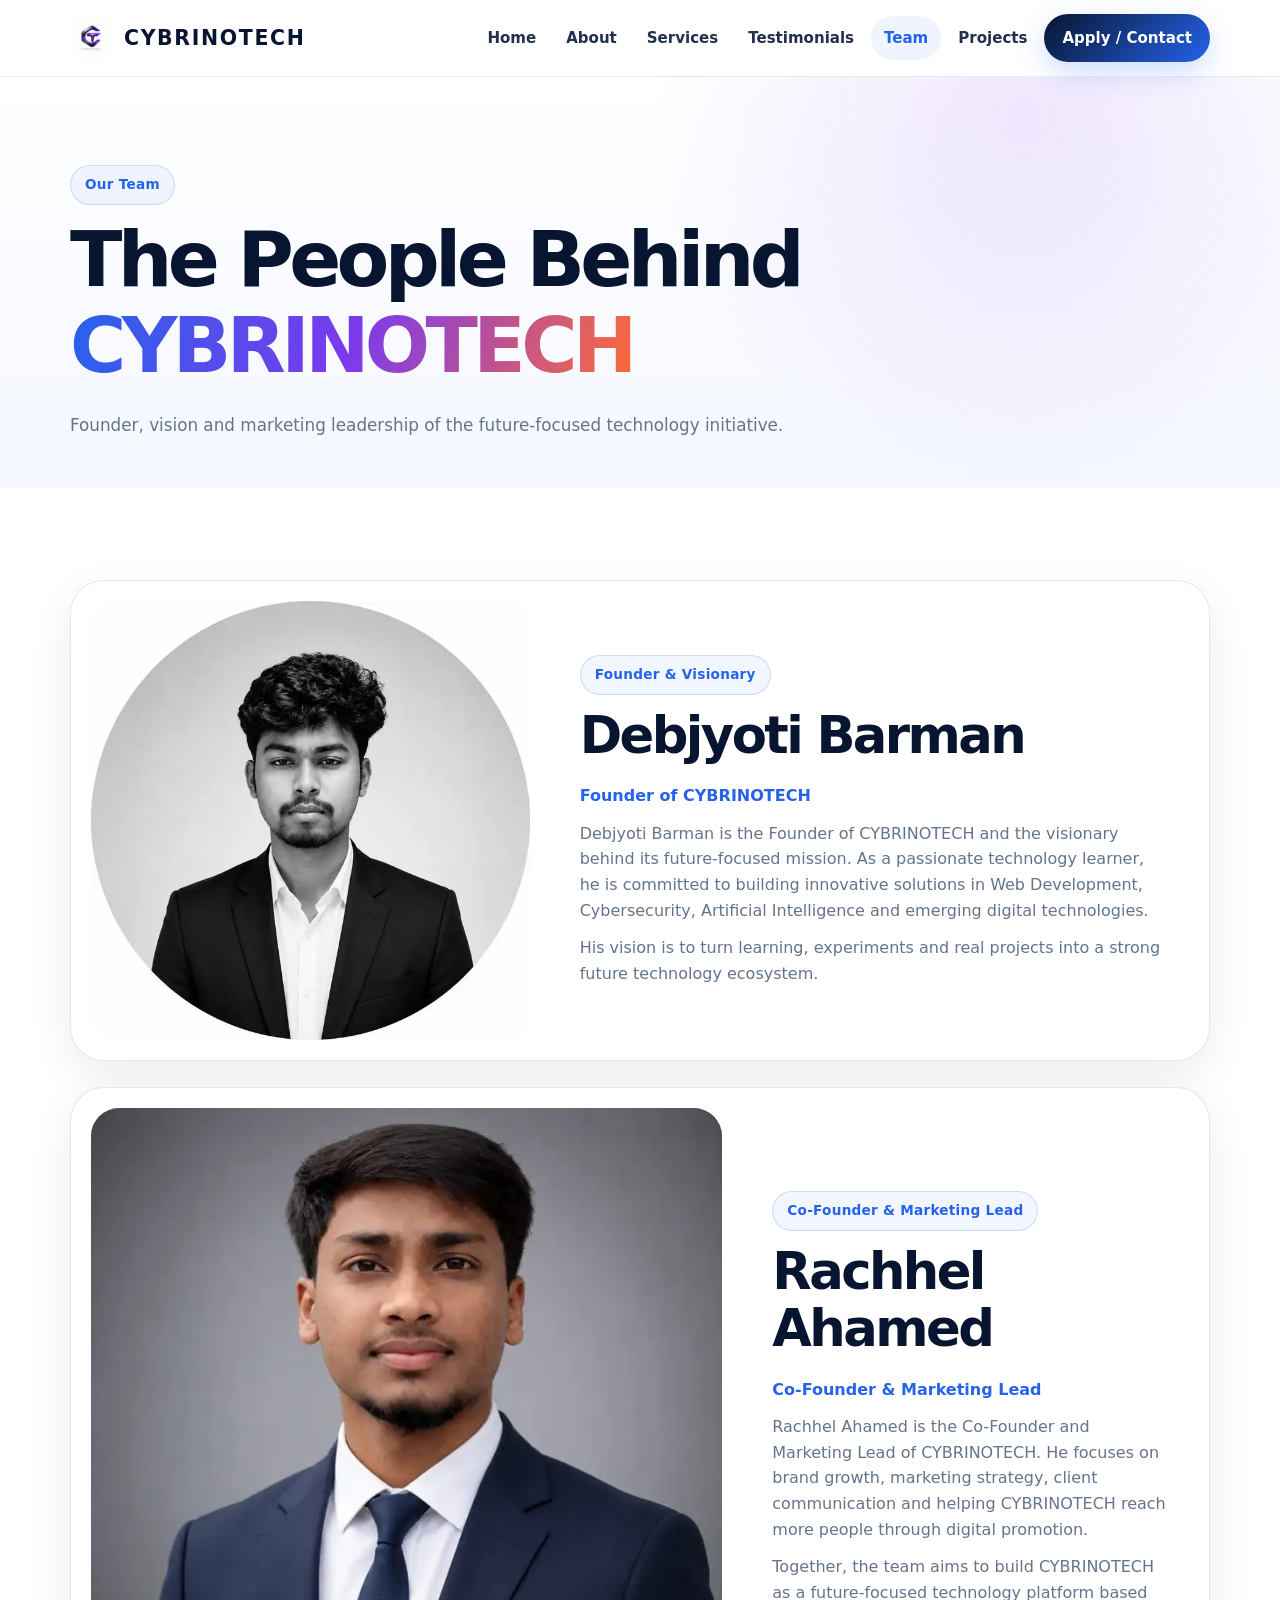
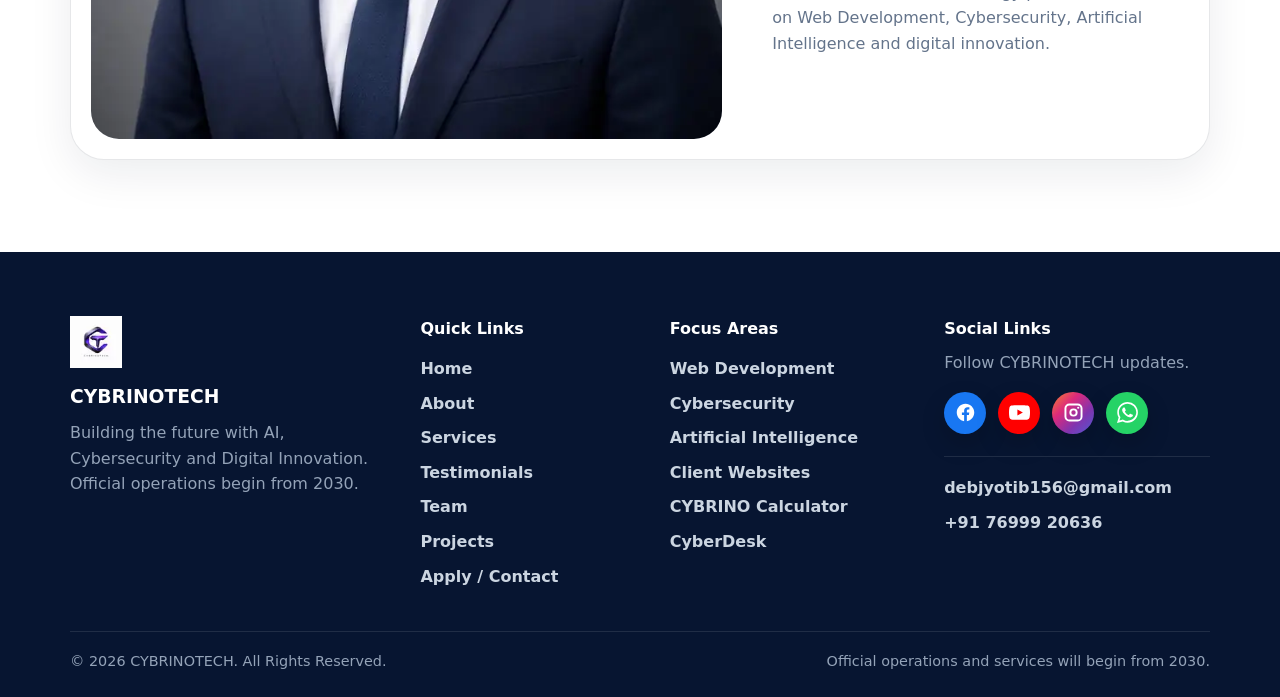
<file: team.html>
<!DOCTYPE html>
<html lang="en">
<head>
  <meta charset="UTF-8">
  <meta name="viewport" content="width=device-width, initial-scale=1.0, viewport-fit=cover">
  <meta name="description" content="CYBRINOTECH is a future-focused technology initiative working on Web Development, Cybersecurity, Artificial Intelligence and Digital Innovation.">
  <title>Team | CYBRINOTECH</title>
  <link rel="icon" href="header-logo.webp" type="image/webp">
  <link rel="stylesheet" href="style.css">
</head>
<body>
<header class="site-header">
  <div class="container nav">
    <a class="brand" href="index.html" aria-label="CYBRINOTECH Home">
      <img src="header-logo.webp" alt="CYBRINOTECH logo" width="42" height="42">
      <strong>CYBRINOTECH</strong>
    </a>
    <button class="menu-toggle" data-menu-toggle aria-label="Open menu" type="button">☰</button>
    <nav aria-label="Primary navigation">
      <ul class="nav-links" data-nav-links>
        <li><a data-nav="home" href="index.html">Home</a></li>
        <li><a data-nav="about" href="index.html#about">About</a></li>
        <li><a data-nav="services" href="index.html#services">Services</a></li>
        <li><a data-nav="testimonials" href="index.html#testimonials">Testimonials</a></li>
        <li><a data-nav="team" class="active" href="team.html">Team</a></li>
        <li><a data-nav="projects" href="projects.html">Projects</a></li>
        <li><a data-nav="contact" class="nav-cta" href="contact.html">Apply / Contact</a></li>
      </ul>
    </nav>
  </div>
</header>
<main>
  <section class="page-hero"><div class="container"><span class="eyebrow">Our Team</span><h1>The People Behind <span class="gradient-text">CYBRINOTECH</span></h1><p>Founder, vision and marketing leadership of the future-focused technology initiative.</p></div></section>
  <section class="section"><div class="container team-grid">
    <article class="team-card"><div class="team-photo"><picture><source srcset="founder.webp" type="image/webp"><img src="founder.jpg" alt="Debjyoti Barman, Founder of CYBRINOTECH"></picture></div><div class="team-content"><span class="eyebrow">Founder & Visionary</span><h2>Debjyoti Barman</h2><p class="role">Founder of CYBRINOTECH</p><p>Debjyoti Barman is the Founder of CYBRINOTECH and the visionary behind its future-focused mission. As a passionate technology learner, he is committed to building innovative solutions in Web Development, Cybersecurity, Artificial Intelligence and emerging digital technologies.</p><p>His vision is to turn learning, experiments and real projects into a strong future technology ecosystem.</p></div></article>
    <article class="team-card"><div class="team-photo"><picture><source srcset="cofounder.webp" type="image/webp"><img src="cofounder.jpg" alt="Rachhel Ahamed, Co-Founder of CYBRINOTECH"></picture></div><div class="team-content"><span class="eyebrow">Co-Founder & Marketing Lead</span><h2>Rachhel Ahamed</h2><p class="role">Co-Founder & Marketing Lead</p><p>Rachhel Ahamed is the Co-Founder and Marketing Lead of CYBRINOTECH. He focuses on brand growth, marketing strategy, client communication and helping CYBRINOTECH reach more people through digital promotion.</p><p>Together, the team aims to build CYBRINOTECH as a future-focused technology platform based on Web Development, Cybersecurity, Artificial Intelligence and digital innovation.</p></div></article>
  </div></section>
</main>
<footer class="footer">
  <div class="container footer-grid">
    <div class="footer-brand">
      <img src="footer-logo.webp" alt="CYBRINOTECH footer logo" width="52" height="52">
      <h3>CYBRINOTECH</h3>
      <p>Building the future with AI, Cybersecurity and Digital Innovation. Official operations begin from 2030.</p>
    </div>
    <div>
      <h4>Quick Links</h4>
      <div class="footer-links">
        <a href="index.html">Home</a>
        <a href="index.html#about">About</a>
        <a href="index.html#services">Services</a>
        <a href="index.html#testimonials">Testimonials</a>
        <a href="team.html">Team</a>
        <a href="projects.html">Projects</a>
        <a href="contact.html">Apply / Contact</a>
      </div>
    </div>
    <div>
      <h4>Focus Areas</h4>
      <div class="footer-links">
        <a href="index.html#services">Web Development</a>
        <a href="projects.html#cyber-tools">Cybersecurity</a>
        <a href="index.html#services">Artificial Intelligence</a>
        <a href="projects.html#official-launch">Client Websites</a>
        <a href="calculator.html">CYBRINO Calculator</a>
        <a href="cyberdesk.html">CyberDesk</a>
      </div>
    </div>
    <div>
      <h4>Social Links</h4>
      <p class="footer-small">Follow CYBRINOTECH updates.</p>
      <div class="footer-socials" aria-label="CYBRINOTECH social links">
  <a class="social fb" href="https://www.facebook.com/share/1D5bDTN3Lx/" target="_blank" rel="noopener" aria-label="Facebook" title="Facebook">
    <svg viewBox="0 0 24 24" aria-hidden="true"><path fill="currentColor" d="M22 12.06C22 6.5 17.52 2 12 2S2 6.5 2 12.06c0 5.02 3.66 9.18 8.44 9.94v-7.03H7.9v-2.91h2.54V9.84c0-2.52 1.49-3.91 3.77-3.91 1.09 0 2.23.2 2.23.2v2.47h-1.26c-1.24 0-1.63.78-1.63 1.57v1.89h2.78l-.44 2.91h-2.34V22c4.78-.76 8.45-4.92 8.45-9.94Z"/></svg>
  </a>
  <a class="social yt" href="#" target="_blank" rel="noopener" aria-label="YouTube" title="YouTube">
    <svg viewBox="0 0 24 24" aria-hidden="true"><path fill="currentColor" d="M23.5 6.2a3 3 0 0 0-2.1-2.12C19.55 3.6 12 3.6 12 3.6s-7.55 0-9.4.48A3 3 0 0 0 .5 6.2 31.1 31.1 0 0 0 0 12a31.1 31.1 0 0 0 .5 5.8 3 3 0 0 0 2.1 2.12c1.85.48 9.4.48 9.4.48s7.55 0 9.4-.48a3 3 0 0 0 2.1-2.12A31.1 31.1 0 0 0 24 12a31.1 31.1 0 0 0-.5-5.8ZM9.6 15.43V8.57L15.85 12 9.6 15.43Z"/></svg>
  </a>
  <a class="social ig" href="https://www.instagram.com/cybrinotech.online?igsh=NGJjNDhjemk5bWQz" target="_blank" rel="noopener" aria-label="Instagram" title="Instagram">
    <svg viewBox="0 0 24 24" aria-hidden="true"><path fill="none" stroke="currentColor" stroke-width="2.2" d="M7.2 2.8h9.6a4.4 4.4 0 0 1 4.4 4.4v9.6a4.4 4.4 0 0 1-4.4 4.4H7.2a4.4 4.4 0 0 1-4.4-4.4V7.2a4.4 4.4 0 0 1 4.4-4.4Z"/><circle cx="12" cy="12" r="3.6" fill="none" stroke="currentColor" stroke-width="2.2"/><circle cx="17.4" cy="6.6" r="1.25" fill="currentColor"/></svg>
  </a>
  <a class="social wa" href="https://wa.me/917699920636?text=Hello%20CYBRINOTECH%2C%20I%20want%20to%20know%20about%20your%20website%20services." target="_blank" rel="noopener" aria-label="WhatsApp" title="WhatsApp">
    <svg viewBox="0 0 24 24" aria-hidden="true"><path fill="currentColor" d="M20.5 3.5A11.8 11.8 0 0 0 12.1 0C5.6 0 .3 5.25.3 11.72c0 2.07.55 4.1 1.6 5.88L0 24l6.6-1.73a11.9 11.9 0 0 0 5.5 1.38h.01c6.5 0 11.8-5.25 11.8-11.72 0-3.13-1.22-6.07-3.4-8.43Zm-8.4 18.16c-1.75 0-3.46-.47-4.95-1.35l-.36-.22-3.92 1.03 1.04-3.8-.25-.4a9.7 9.7 0 0 1-1.48-5.2c0-5.36 4.45-9.72 9.92-9.72a9.9 9.9 0 0 1 7.02 2.9 9.6 9.6 0 0 1 2.9 6.83c0 5.36-4.45 9.73-9.92 9.73Zm5.45-7.3c-.3-.15-1.78-.87-2.06-.97-.28-.1-.48-.15-.68.15-.2.3-.78.96-.96 1.16-.18.2-.35.22-.65.07-.3-.15-1.27-.46-2.42-1.47-.9-.79-1.5-1.77-1.68-2.06-.18-.3-.02-.46.13-.61.14-.14.3-.35.45-.52.15-.18.2-.3.3-.5.1-.2.05-.37-.02-.52-.07-.15-.68-1.62-.94-2.22-.25-.58-.5-.5-.68-.5h-.58c-.2 0-.52.08-.8.37-.28.3-1.05 1.02-1.05 2.48s1.08 2.88 1.23 3.08c.15.2 2.13 3.2 5.15 4.49.72.31 1.28.5 1.72.64.72.23 1.38.2 1.9.12.58-.09 1.78-.72 2.03-1.41.25-.7.25-1.3.18-1.42-.08-.12-.28-.2-.58-.34Z"/></svg>
  </a>
</div>
      <div class="footer-contact-mini">
        <a href="mailto:debjyotib156@gmail.com">debjyotib156@gmail.com</a>
        <a href="https://wa.me/917699920636" target="_blank" rel="noopener">+91 76999 20636</a>
      </div>
    </div>
  </div>
  <div class="container copyright">
    <span>© 2026 CYBRINOTECH. All Rights Reserved.</span>
    <span>Official operations and services will begin from 2030.</span>
  </div>
</footer>
<script src="script.js" defer></script>
</body>
</html>
</file>
<file: style.css>
:root{
  --navy:#071531;--navy-2:#0d2148;--blue:#2563eb;--cyan:#20d3ff;--violet:#7c3aed;--magenta:#ec4899;--orange:#ff6b35;--text:#0f172a;--muted:#64748b;--soft:#f7f9ff;--line:rgba(15,23,42,.10);--card:#ffffff;--radius:28px;--shadow:0 22px 70px rgba(7,21,49,.12);
  --tool-bg:#040816;--tool-panel:#0e1128;--tool-glass:rgba(255,255,255,.07);--tool-border:rgba(255,255,255,.12);--tool-text:#fff;--tool-muted:rgba(255,255,255,.70);
}
*{box-sizing:border-box;margin:0;padding:0}html{scroll-behavior:smooth;scroll-padding-top:92px}body{font-family:Inter,ui-sans-serif,system-ui,-apple-system,BlinkMacSystemFont,"Segoe UI",sans-serif;color:var(--text);background:#fff;line-height:1.6;overflow-x:hidden}a{color:inherit;text-decoration:none}img{max-width:100%;display:block}button,input,select,textarea{font:inherit}button{cursor:pointer}.container{width:min(1140px,92%);margin:auto}.section{padding:92px 0}.section-soft{background:linear-gradient(180deg,#fff,#f4f7ff)}.eyebrow{display:inline-flex;gap:9px;align-items:center;padding:8px 14px;border:1px solid rgba(37,99,235,.18);background:rgba(37,99,235,.06);border-radius:999px;color:var(--blue);font-weight:800;font-size:.85rem;letter-spacing:.02em}.eyebrow-dark{background:rgba(255,255,255,.08);color:#bfdbfe;border-color:rgba(255,255,255,.16)}.section-head{text-align:center;margin-bottom:42px;overflow:visible}.section-head h2,.page-hero h1,.hero h1,.team-content h2{line-height:1.12;overflow:visible;padding-bottom:.14em}.section-head h2{font-size:clamp(2rem,4vw,3.5rem);color:var(--navy);letter-spacing:-.05em;margin-top:12px}.section-head p{max-width:760px;margin:16px auto 0;color:var(--muted);font-size:1.04rem}.gradient-text{background:linear-gradient(110deg,var(--blue),var(--violet),var(--orange));-webkit-background-clip:text;background-clip:text;color:transparent}.site-header{position:sticky;top:0;z-index:100;background:rgba(255,255,255,.88);backdrop-filter:blur(18px);-webkit-backdrop-filter:blur(18px);border-bottom:1px solid rgba(15,23,42,.08)}.nav{height:76px;display:flex;align-items:center;justify-content:space-between;gap:22px;position:relative}.brand{display:flex;align-items:center;gap:12px;min-width:max-content}.brand img{width:42px;height:42px;object-fit:contain;border-radius:10px}.brand strong{font-size:1.28rem;letter-spacing:.08em;color:var(--navy)}.nav-links{display:flex;align-items:center;gap:4px;list-style:none}.nav-links a{display:inline-flex;align-items:center;gap:6px;padding:10px 13px;border-radius:999px;color:#22304d;font-weight:800;font-size:.94rem;transition:.22s}.nav-links a:hover,.nav-links a.active{color:var(--blue);background:rgba(37,99,235,.07)}.nav-cta{padding:12px 18px!important;background:linear-gradient(135deg,var(--navy),var(--blue))!important;color:#fff!important;box-shadow:0 10px 28px rgba(37,99,235,.22)}.menu-toggle{display:none;width:44px;height:44px;border:0;border-radius:14px;background:#f1f5ff;color:var(--navy);font-size:1.35rem;font-weight:900;line-height:1}.hero{position:relative;min-height:calc(100svh - 76px);display:flex;align-items:center;overflow:hidden;background:radial-gradient(circle at 70% 30%,rgba(124,58,237,.14),transparent 34%),linear-gradient(135deg,#ffffff 0%,#f7f9ff 48%,#eef4ff 100%)}.hero::before{content:"";position:absolute;inset:0;background-image:linear-gradient(rgba(37,99,235,.06) 1px,transparent 1px),linear-gradient(90deg,rgba(37,99,235,.06) 1px,transparent 1px);background-size:42px 42px;mask-image:radial-gradient(circle at 65% 45%,#000 0,transparent 62%);opacity:.8}.hero-grid{position:relative;z-index:2;display:grid;grid-template-columns:1.05fr .95fr;gap:48px;align-items:center;padding:72px 0}.hero h1{font-size:clamp(3.2rem,9vw,7.4rem);letter-spacing:-.08em;color:var(--navy);margin:18px 0}.hero h1 span{display:block}.hero-lead{font-size:clamp(1.05rem,2vw,1.25rem);color:#475569;max-width:680px;margin-bottom:28px}.hero-actions{display:flex;gap:14px;flex-wrap:wrap;margin-bottom:28px}.btn{display:inline-flex;align-items:center;justify-content:center;gap:10px;border-radius:999px;padding:14px 22px;font-weight:900;border:1px solid rgba(15,23,42,.12);transition:.25s;text-align:center}.btn-primary{background:linear-gradient(135deg,var(--navy),var(--blue));color:#fff;box-shadow:0 16px 42px rgba(37,99,235,.25)}.btn-outline{background:#fff;color:var(--navy)}.btn:hover{transform:translateY(-3px)}.hero-stats{display:grid;grid-template-columns:repeat(3,1fr);gap:12px;max-width:620px}.stat{background:rgba(255,255,255,.84);border:1px solid var(--line);border-radius:18px;padding:14px;box-shadow:0 10px 26px rgba(7,21,49,.08)}.stat strong{display:block;color:var(--navy);font-size:1.15rem}.stat span{font-size:.86rem;color:var(--muted);font-weight:700}.tech-panel{position:relative;border:1px solid rgba(37,99,235,.14);border-radius:36px;background:linear-gradient(180deg,rgba(255,255,255,.92),rgba(255,255,255,.78));box-shadow:var(--shadow);padding:22px;overflow:hidden}.tech-panel::before{content:"";position:absolute;inset:0;background:radial-gradient(circle at 80% 0,rgba(124,58,237,.18),transparent 28%),radial-gradient(circle at 0% 100%,rgba(32,211,255,.18),transparent 28%);pointer-events:none}.panel-top{position:relative;z-index:2;min-height:260px;border-radius:26px;background:linear-gradient(135deg,var(--navy),#132b5e);overflow:hidden;color:#fff;padding:24px;display:flex;flex-direction:column;justify-content:space-between}.panel-top::before{content:"";position:absolute;inset:0;background-image:linear-gradient(rgba(255,255,255,.08) 1px,transparent 1px),linear-gradient(90deg,rgba(255,255,255,.08) 1px,transparent 1px);background-size:28px 28px;opacity:.65}.code-lines,.panel-title{position:relative;z-index:1}.code-lines{display:grid;gap:10px}.code-lines span{height:12px;border-radius:999px;background:linear-gradient(90deg,#20d3ff,#7c3aed);opacity:.9}.code-lines span:nth-child(2){width:74%}.code-lines span:nth-child(3){width:58%}.code-lines span:nth-child(4){width:86%}.panel-title small{color:#93c5fd;font-weight:800}.panel-title h3{font-size:clamp(1.65rem,4vw,2.2rem);line-height:1.08;margin-top:6px}.panel-cards{position:relative;z-index:2;display:grid;grid-template-columns:repeat(2,1fr);gap:14px;margin-top:14px}.mini-card{background:#fff;border:1px solid var(--line);border-radius:18px;padding:16px;box-shadow:0 10px 24px rgba(7,21,49,.08)}.mini-card b{display:block;color:var(--navy);margin-bottom:4px}.mini-card span{color:var(--muted);font-size:.9rem}.cards{display:grid;grid-template-columns:repeat(4,1fr);gap:18px}.card,.project-card,.quote-card,.side-item,.form-card,.team-card,.road-step,.contact-info{background:#fff;border:1px solid var(--line);box-shadow:0 14px 44px rgba(7,21,49,.08)}.card{border-radius:var(--radius);padding:26px;transition:.25s;position:relative;overflow:hidden}.card:hover,.project-card:hover{transform:translateY(-6px);box-shadow:var(--shadow);border-color:rgba(37,99,235,.25)}.icon{width:52px;height:52px;border-radius:18px;display:grid;place-items:center;background:linear-gradient(135deg,var(--blue),var(--violet));color:#fff;font-size:1.45rem;margin-bottom:18px;box-shadow:0 14px 30px rgba(37,99,235,.22)}.card h3{color:var(--navy);font-size:1.25rem;margin-bottom:8px}.card p{color:var(--muted)}.card-link{display:inline-flex;margin-top:15px;color:var(--blue);font-weight:900}.about-grid{display:grid;grid-template-columns:.85fr 1.15fr;gap:36px;align-items:center}.about-visual{border-radius:34px;background:linear-gradient(135deg,var(--navy),#182e63);color:#fff;padding:34px;box-shadow:var(--shadow);min-height:360px;display:flex;flex-direction:column;justify-content:space-between;position:relative;overflow:hidden}.about-visual::after{content:"CYBRINOTECH";position:absolute;left:24px;bottom:-8px;font-size:clamp(2.2rem,5vw,3.3rem);font-weight:1000;letter-spacing:.06em;color:rgba(255,255,255,.05)}.about-visual h2{font-size:clamp(1.9rem,3vw,2.7rem);line-height:1.15}.orbit{width:190px;height:190px;border-radius:50%;border:1px solid rgba(255,255,255,.20);position:relative;animation:spin 18s linear infinite}.orbit::before,.orbit::after{content:"";position:absolute;width:18px;height:18px;border-radius:50%;background:var(--cyan);box-shadow:0 0 24px var(--cyan)}.orbit::before{top:20px;left:24px}.orbit::after{right:8px;bottom:52px;background:var(--violet)}.about-copy h2{font-size:clamp(2.1rem,4vw,4rem);line-height:1.08;color:var(--navy);letter-spacing:-.06em;margin-bottom:18px}.about-copy p{color:var(--muted);font-size:1.05rem;margin-bottom:16px}.pill-row{display:flex;flex-wrap:wrap;gap:10px;margin-top:22px}.pill{padding:9px 13px;border-radius:999px;background:#eef4ff;color:var(--blue);font-weight:800;font-size:.9rem}.testimonial-feature{display:grid;grid-template-columns:.9fr 1.1fr;gap:24px;align-items:stretch}.quote-card{border-radius:34px;padding:34px}.stars{color:#f59e0b;font-size:1.25rem;letter-spacing:.12em}.quote-card blockquote{font-size:clamp(1.05rem,2vw,1.35rem);line-height:1.55;color:var(--navy);font-weight:750}.quote-feature h3{font-size:1.65rem;color:var(--navy);margin:12px 0}.badge-row{display:flex;justify-content:space-between;gap:12px;flex-wrap:wrap;align-items:center}.client{display:flex;align-items:center;gap:14px;margin-top:24px;padding-top:20px;border-top:1px solid var(--line)}.avatar{width:54px;height:54px;border-radius:18px;background:linear-gradient(135deg,var(--blue),var(--magenta));display:grid;place-items:center;color:#fff;font-weight:1000;flex:0 0 auto}.client b{display:block;color:var(--navy)}.client span{color:var(--muted);font-size:.92rem}.review-actions{display:flex;gap:12px;flex-wrap:wrap;margin-top:24px}.showcase-grid{display:grid;grid-template-columns:repeat(3,1fr);gap:12px;background:#fff;border:1px solid var(--line);border-radius:32px;padding:14px;box-shadow:var(--shadow)}.showcase-grid a{display:block;border-radius:22px;overflow:hidden;border:1px solid var(--line)}.showcase-grid img{width:100%;height:100%;object-fit:cover;transition:.25s}.roadmap{display:grid;grid-template-columns:repeat(5,1fr);gap:14px}.road-step{border-radius:22px;padding:22px}.road-step strong{display:inline-grid;place-items:center;width:50px;height:50px;border-radius:16px;background:linear-gradient(135deg,var(--blue),var(--violet));color:#fff;margin-bottom:12px}.road-step h3{color:var(--navy)}.road-step p{color:var(--muted);font-size:.94rem}.page-hero{padding:88px 0 50px;background:radial-gradient(circle at 80% 10%,rgba(124,58,237,.12),transparent 34%),linear-gradient(180deg,#fff,#f4f7ff);overflow:visible}.page-hero h1{font-size:clamp(2.5rem,6vw,5rem);color:var(--navy);letter-spacing:-.06em;margin-top:12px}.page-hero p{max-width:760px;color:var(--muted);font-size:1.05rem;margin-top:12px}.team-grid{display:grid;gap:26px}.team-card{display:grid;grid-template-columns:.82fr 1.18fr;gap:28px;align-items:center;border-radius:34px;padding:20px}.team-card:nth-child(even){grid-template-columns:1.18fr .82fr}.team-photo{min-height:420px;border-radius:28px;overflow:hidden;background:#eef4ff}.team-photo img{width:100%;height:100%;object-fit:cover}.team-content{padding:22px}.team-content h2{font-size:clamp(2rem,4vw,3.2rem);color:var(--navy);letter-spacing:-.05em;margin-top:12px}.team-content p{color:var(--muted);margin-top:12px}.role{font-weight:900;color:var(--blue)!important}.projects-grid{display:grid;grid-template-columns:repeat(2,1fr);gap:22px}.project-card{border-radius:30px;padding:28px;transition:.25s}.project-card h2{color:var(--navy);font-size:1.75rem;line-height:1.18;margin:12px 0}.project-card p,.sub-project span{color:var(--muted)}.status{display:inline-flex;padding:7px 12px;border-radius:999px;background:#eef4ff;color:var(--blue);font-weight:900;font-size:.82rem}.link-btn,.open-btn{display:inline-flex;align-items:center;justify-content:center;border:0;border-radius:999px;padding:11px 16px;background:linear-gradient(135deg,var(--navy),var(--blue));color:#fff;font-weight:900;margin-top:14px}.sub-projects{display:grid;gap:14px;margin-top:18px}.sub-project{display:flex;justify-content:space-between;align-items:center;gap:16px;background:#f8fafc;border:1px solid var(--line);border-radius:18px;padding:16px}.project-gallery{display:grid;grid-template-columns:repeat(3,1fr);gap:10px}.project-gallery img{width:100%;aspect-ratio:4/5;object-fit:cover;border-radius:18px;border:1px solid var(--line);box-shadow:0 10px 30px rgba(15,23,42,.08)}.apply-only{max-width:1040px}.form-card{border-radius:32px;padding:34px;margin:auto}.form-card h2{font-size:clamp(2rem,4vw,3rem);color:var(--navy);line-height:1.12}.form-card p{color:var(--muted);margin:8px 0 22px}.form-grid{display:grid;grid-template-columns:repeat(2,1fr);gap:16px}.field{display:grid;gap:8px}.field-full{grid-column:1/-1}.field label{font-weight:800;color:#24324d}.field input,.field select,.field textarea,.tool-input,.tool-select{width:100%;border:1px solid rgba(15,23,42,.12);border-radius:15px;padding:14px 15px;outline:0;background:#fff;color:var(--text)}.field textarea{min-height:112px;resize:vertical}.field input:focus,.field select:focus,.field textarea:focus,.tool-input:focus,.tool-select:focus{border-color:var(--blue);box-shadow:0 0 0 4px rgba(37,99,235,.10)}.checkline{display:flex;align-items:flex-start;gap:10px;margin:20px 0;color:var(--muted)}.checkline input{margin-top:6px}.inline-link{border:0;background:transparent;color:var(--blue);font-weight:900;text-decoration:underline;padding:0}.submit-btn,.generate-btn,.action-btn{width:100%;border:0;border-radius:16px;padding:15px 18px;background:linear-gradient(135deg,var(--navy),var(--blue));color:#fff;font-weight:900}.modal{position:fixed;inset:0;background:rgba(2,6,23,.62);display:none;align-items:center;justify-content:center;padding:20px;z-index:400}.modal.show{display:flex}.modal-box{width:min(760px,96vw);max-height:84vh;overflow:auto;background:#fff;border-radius:24px;box-shadow:0 30px 100px rgba(2,6,23,.35)}.modal-head{position:sticky;top:0;background:#fff;display:flex;align-items:center;justify-content:space-between;gap:12px;border-bottom:1px solid var(--line);padding:18px 20px}.modal-head h3{color:var(--navy)}.modal-close{width:40px;height:40px;border:0;border-radius:50%;background:#eef4ff;color:var(--navy);font-size:1.3rem}.terms-content{padding:22px;color:#334155}.terms-content ol{padding-left:22px;display:grid;gap:10px}.terms-content li,.terms-content p{line-height:1.62}.terms-content h4{color:var(--navy);margin-top:14px}.footer{background:var(--navy);color:#cbd5e1;padding:64px 0 24px}.footer-grid{display:grid;grid-template-columns:1.25fr .85fr .95fr 1.05fr;gap:34px;align-items:start}.footer-brand img{width:52px;height:52px;object-fit:contain;margin-bottom:14px}.footer h3,.footer h4{color:#fff}.footer p,.footer-small{color:#94a3b8;margin-top:8px}.footer-links{display:grid;gap:9px;margin-top:14px}.footer-links a{color:#cbd5e1;font-weight:750}.footer-links a:hover,.footer-contact-mini a:hover{color:#fff}.footer-socials{display:flex;align-items:center;gap:12px;flex-wrap:wrap;margin-top:16px}.social{width:42px;height:42px;border-radius:50%;display:inline-flex;align-items:center;justify-content:center;color:#fff;transition:.25s;box-shadow:0 10px 25px rgba(0,0,0,.18)}.social svg{width:21px;height:21px}.social:hover{transform:translateY(-4px) scale(1.05)}.social.fb{background:#1877f2}.social.yt{background:#ff0000}.social.ig{background:linear-gradient(135deg,#f58529,#dd2a7b,#8134af,#515bd4)}.social.wa{background:#25d366}.footer-contact-mini{display:grid;gap:10px;margin-top:22px;padding-top:18px;border-top:1px solid rgba(255,255,255,.10)}.footer-contact-mini a{color:#cbd5e1;font-weight:800;word-break:break-word}.copyright{display:flex;justify-content:space-between;gap:18px;flex-wrap:wrap;margin-top:42px;padding-top:18px;border-top:1px solid rgba(255,255,255,.10);font-size:.9rem;color:#94a3b8}.tool-shell,.utility-page,.calc-app-page{min-height:100svh;background:radial-gradient(circle at 15% 15%,rgba(0,229,255,.14),transparent 30%),radial-gradient(circle at 85% 10%,rgba(140,82,255,.16),transparent 30%),#06111f;color:#fff}.tool-hero{padding:76px 0 30px;text-align:center}.tool-hero h1,.utility-card h1{font-size:clamp(2.4rem,8vw,4rem);letter-spacing:.06em;color:#20d3ff;text-shadow:0 0 18px rgba(32,211,255,.35)}.tool-hero p,.subtitle,.footer-note{color:#b8c7d9}.back-link{display:inline-flex;color:#93c5fd;font-weight:900;margin-bottom:18px}.tool-section{padding:24px 0 80px}.tools-grid{display:grid;grid-template-columns:repeat(3,1fr);gap:20px}.tool-card,.utility-card{background:rgba(255,255,255,.05);border:1px solid rgba(0,255,255,.16);border-radius:22px;padding:24px;backdrop-filter:blur(10px);box-shadow:0 0 18px rgba(0,255,255,.10)}.tool-card h2{color:#20d3ff;margin:10px 0}.tool-card p{color:#c7d4e2}.tool-icon{font-size:2.2rem}.disabled{opacity:.75}.utility-page{display:grid;place-items:center;padding:24px}.utility-card{width:min(440px,100%);text-align:center}.utility-card h2{color:#cbd5e1;margin-bottom:22px}.input-box{position:relative}.input-box input,.password-box input{width:100%;padding:15px;border:0;border-radius:14px;background:#0d1c2e;color:#fff;margin-bottom:14px}#togglePasswordCheck{position:absolute;right:10px;top:8px;border:0;background:transparent;color:#20d3ff;font-size:1.25rem}.strength-box{height:10px;background:#1b2142;border-radius:999px;overflow:hidden;margin:16px 0}.strength-box div{height:100%;width:0;background:#ef4444;transition:.3s}.tips,#strengthText,#generatorStrengthText{color:#cbd5e1;margin-top:8px}.btn-group{display:grid;gap:12px;margin-top:18px}.action-btn.secondary{background:#0d1c2e;border:1px solid rgba(255,255,255,.10)}.setting-top,.option{display:flex;align-items:center;justify-content:space-between;gap:14px;margin:14px 0}.range{width:100%}.password-box button,.generate-btn{margin-top:8px}.qr-card #qrcode{display:grid;place-items:center;width:min(260px,100%);min-height:260px;margin:22px auto;padding:18px;background:#fff;border-radius:18px;color:#111}.qr-card #qrcode img{width:220px;height:220px}.calc-app-page{display:flex;justify-content:center;align-items:center}.calc-app{width:100%;max-width:430px;min-height:100svh;max-height:100svh;background:linear-gradient(180deg,#050816,#0e1128);display:flex;flex-direction:column;overflow:hidden;position:relative;color:#fff}.glass{background:var(--tool-glass);backdrop-filter:blur(20px);-webkit-backdrop-filter:blur(20px);border:1px solid var(--tool-border)}.calc-topbar{height:65px;flex:0 0 65px;display:flex;align-items:center;justify-content:space-between;padding:0 14px;z-index:10}.calc-logo{font-size:21px;font-weight:900;background:linear-gradient(90deg,#00e5ff,#8c52ff);-webkit-background-clip:text;background-clip:text;color:transparent;letter-spacing:1px}.icon-btn{width:44px;height:44px;border-radius:16px;border:0;color:#fff;display:grid;place-items:center;background:rgba(255,255,255,.07)}.calc-page{flex:1;overflow-y:auto;padding:14px;display:none}.calc-page.active{display:block}.ai-box,.display,.converter-card{border-radius:24px;padding:15px;margin-bottom:14px}.ai-header{display:flex;align-items:center;justify-content:space-between;gap:10px;margin-bottom:10px}.listen-btn,.convert-btn{border:0;border-radius:16px;background:linear-gradient(90deg,#00e5ff,#8c52ff);color:#fff;font-weight:900;padding:10px 14px}.ai-response{min-height:40px;color:var(--tool-muted);font-size:.9rem}.display{height:104px;display:flex;flex-direction:column;justify-content:flex-end;align-items:flex-end;overflow:hidden}#expression,#result{width:100%;text-align:right;white-space:nowrap;overflow:hidden;text-overflow:ellipsis}#expression{color:var(--tool-muted);font-size:.95rem}#result{font-size:2.15rem;font-weight:900;color:#00e5ff}.calc-buttons{display:grid;grid-template-columns:repeat(4,1fr);gap:10px}.calc-btn{min-height:56px;border:0;border-radius:18px;background:rgba(255,255,255,.07);border:1px solid rgba(255,255,255,.06);color:#fff;font-size:1.25rem}.calc-btn:active{transform:scale(.96)}.calc-btn.utility{background:rgba(255,77,109,.22)}.calc-btn.operator{background:linear-gradient(180deg,#00bfff,#8c52ff)}.calc-btn.equal{background:linear-gradient(180deg,#00ffb3,#00bfff);color:#06101f;font-weight:900}.bottom-nav{height:74px;flex:0 0 74px;display:flex;gap:12px;padding:10px 14px}.calc-nav-btn{flex:1;border:0;border-radius:20px;background:rgba(255,255,255,.07);color:#fff;font-weight:900}.calc-nav-btn.active{background:linear-gradient(90deg,#00e5ff,#8c52ff)}.calc-popup{position:absolute;top:70px;right:14px;width:214px;padding:12px;border-radius:22px;display:none;z-index:40}.calc-popup.show{display:block}.calc-popup button{width:100%;border:0;color:#fff;text-align:left;padding:12px;margin-bottom:8px;border-radius:14px;background:rgba(255,255,255,.08)}.converter-grid{display:grid;gap:14px}.tool-input,.tool-select{background:#0d1c2e;color:#fff;border-color:rgba(255,255,255,.12);margin-bottom:10px}.tool-select option{color:#111;background:#fff}.compact{grid-template-columns:1fr 1fr}.convert-result{min-height:22px;color:#00e5ff;font-weight:900;margin-top:10px}.rate-note{color:var(--tool-muted);font-size:.8rem;margin-top:8px}.history-panel{position:absolute;left:0;bottom:-100%;width:100%;height:48%;padding:18px;border-radius:28px 28px 0 0;transition:.35s;z-index:50;overflow-y:auto}.history-panel.show{bottom:0}.history-title{display:flex;align-items:center;justify-content:space-between;gap:10px;margin-bottom:14px}.history-actions{display:flex;gap:8px}.history-actions button{border:0;border-radius:12px;padding:8px 12px;background:#334155;color:#fff}.history-actions button:last-child{background:#ff4d6d}.history-item{padding:10px 0;border-bottom:1px solid rgba(255,255,255,.08);color:var(--tool-muted)}.light-calc .calc-app{background:linear-gradient(180deg,#f7f9ff,#dfe8ff);color:#111}.light-calc .glass{background:rgba(255,255,255,.76);border-color:rgba(15,23,42,.10)}.light-calc .icon-btn,.light-calc .calc-btn,.light-calc .calc-nav-btn,.light-calc .calc-popup button{color:#111}.light-calc .ai-response,.light-calc #expression{color:#475569}@keyframes spin{to{transform:rotate(360deg)}}@keyframes pulse{50%{transform:scale(1.03);opacity:.75}}
@media(max-width:1050px){.cards{grid-template-columns:repeat(2,1fr)}.roadmap{grid-template-columns:repeat(3,1fr)}.footer-grid{grid-template-columns:1fr 1fr}.hero-grid,.about-grid,.testimonial-feature{grid-template-columns:1fr}.tech-panel{max-width:720px}.hero{min-height:auto}.hero-grid{padding:58px 0}.projects-grid{grid-template-columns:1fr}.tools-grid{grid-template-columns:repeat(2,1fr)}}
@media(max-width:760px){html{scroll-padding-top:76px}.container{width:min(100% - 32px,1140px)}.nav{height:66px}.brand strong{font-size:1rem;letter-spacing:.06em}.brand img{width:38px;height:38px}.menu-toggle{display:grid;place-items:center;position:relative;z-index:110}.nav-links{position:absolute;top:calc(100% + 10px);left:0;right:0;display:none;flex-direction:column;align-items:stretch;gap:8px;padding:14px;background:rgba(255,255,255,.97);border:1px solid rgba(15,23,42,.10);border-radius:20px;box-shadow:0 24px 60px rgba(7,21,49,.18)}.nav-links.open{display:flex}.nav-links a{width:100%;justify-content:center;padding:12px 14px}.nav-cta{margin-top:4px}.section{padding:64px 0}.hero-grid{padding:44px 0 56px;gap:28px}.hero-copy{text-align:left}.hero h1{font-size:clamp(2.8rem,17vw,4.9rem);letter-spacing:-.06em;margin:14px 0}.hero-lead{font-size:1rem;margin-bottom:22px}.hero-actions{flex-direction:column}.btn{width:100%;padding:13px 18px}.hero-stats,.panel-cards,.cards,.roadmap,.form-grid,.footer-grid{grid-template-columns:1fr}.panel-top{min-height:210px}.tech-panel{border-radius:28px;padding:14px}.mini-card{padding:14px}.about-visual{min-height:280px;padding:26px}.orbit{width:145px;height:145px}.showcase-grid{grid-template-columns:1fr}.quote-card{padding:24px}.client{align-items:flex-start}.team-card,.team-card:nth-child(even){grid-template-columns:1fr;padding:14px}.team-photo{min-height:auto;aspect-ratio:1/1}.team-content{padding:12px}.project-gallery{grid-template-columns:1fr}.sub-project{display:block}.sub-project .link-btn{margin-top:12px}.page-hero{padding:58px 0 36px}.page-hero h1{font-size:clamp(2.25rem,13vw,3.8rem)}.form-card{padding:22px;border-radius:24px}.field-full{grid-column:auto}.footer{padding:48px 0 22px}.footer-grid{text-align:left;gap:30px}.footer-socials{gap:10px}.footer-contact-mini{margin-top:24px;padding-top:18px}.copyright{display:grid}.tools-grid{grid-template-columns:1fr}.utility-card{padding:22px}.calc-app{max-width:none}.calc-buttons{gap:8px}.calc-btn{min-height:52px}.bottom-nav{height:68px;flex-basis:68px;padding:8px 10px}.compact{grid-template-columns:1fr 1fr}}
@media(max-width:380px){.container{width:min(100% - 24px,1140px)}.brand strong{font-size:.92rem}.hero h1{font-size:2.55rem}.social{width:38px;height:38px}.social svg{width:19px;height:19px}.calc-btn{min-height:49px;border-radius:15px}.calc-page{padding:10px}}

/* =====================================================
   FINAL MOBILE ONLY FIX
   Desktop design unchanged
   Fix: menu right space + remove extra mobile home length
===================================================== */

@media (max-width: 640px){

  /* HEADER / MENU BUTTON FIX */
  .site-header .container.nav{
    width: 100% !important;
    max-width: none !important;
    margin: 0 !important;
    padding-left: 18px !important;
    padding-right: 12px !important;
  }

  .site-header .nav{
    height: 66px !important;
    display: flex !important;
    align-items: center !important;
    justify-content: space-between !important;
    gap: 10px !important;
  }

  .brand{
    flex: 1 1 auto !important;
    min-width: 0 !important;
    gap: 10px !important;
  }

  .brand img{
    width: 32px !important;
    height: 32px !important;
  }

  .brand strong{
    font-size: .98rem !important;
    letter-spacing: .055em !important;
    white-space: nowrap !important;
  }

  .menu-toggle{
    display: flex !important;
    align-items: center !important;
    justify-content: center !important;
    flex: 0 0 44px !important;
    width: 44px !important;
    height: 44px !important;
    margin-left: auto !important;
    margin-right: 0 !important;
    border-radius: 14px !important;
    position: relative !important;
    right: 0 !important;
  }

  .site-header nav{
    position: static !important;
    width: auto !important;
  }

  .nav-links{
    position: fixed !important;
    top: 72px !important;
    left: 14px !important;
    right: 14px !important;
    width: auto !important;
    max-height: calc(100vh - 90px) !important;
    overflow-y: auto !important;
  }

  .nav-links.open{
    display: flex !important;
  }


  /* MOBILE HOME CLEANUP */
  .hero-stats,
  .tech-panel{
    display: none !important;
  }

  .hero{
    min-height: auto !important;
  }

  .hero-grid{
    grid-template-columns: 1fr !important;
    gap: 0 !important;
    padding: 42px 0 54px !important;
  }

  .hero h1{
    font-size: clamp(3rem, 14vw, 4rem) !important;
    line-height: .98 !important;
    margin: 20px 0 18px !important;
  }

  .hero-lead{
    font-size: 1rem !important;
    line-height: 1.65 !important;
    margin-bottom: 24px !important;
  }

  .hero-actions{
    margin-bottom: 0 !important;
  }


  /* ABOUT MOBILE CLEAN */
  .about-visual{
    display: none !important;
  }

  .about-grid{
    grid-template-columns: 1fr !important;
    gap: 0 !important;
  }

  #about{
    padding-top: 66px !important;
  }

  .about-copy h2{
    font-size: clamp(2rem, 9vw, 2.8rem) !important;
    line-height: 1.08 !important;
  }


  /* ROADMAP MOBILE HIDE */
  main > section.section.section-soft:has(.roadmap),
  #roadmap,
  .mobile-hide-roadmap{
    display: none !important;
  }


  /* SERVICES / TESTIMONIALS MOBILE SPACING */
  #services{
    padding-top: 66px !important;
  }

  #testimonials{
    padding-top: 66px !important;
  }
}

/* =====================================================
   DESKTOP ONLY TESTIMONIAL STACKED HORIZONTAL IMAGES
   Mobile unchanged
===================================================== */

@media (min-width: 769px){

  .testimonial-feature{
    overflow: visible !important;
    align-items: stretch !important;
  }

  .showcase-grid{
    display: flex !important;
    flex-direction: column !important;
    gap: 16px !important;
    padding: 16px !important;
    border-radius: 28px !important;
    background: rgba(255,255,255,.86) !important;
    border: 1px solid rgba(15,23,42,.10) !important;
    box-shadow: 0 18px 55px rgba(7,21,49,.10) !important;
    overflow: visible !important;
  }

  .showcase-grid a{
    position: relative !important;
    width: 100% !important;
    height: 175px !important;
    border-radius: 22px !important;
    overflow: visible !important;
    background: #fff !important;
    border: 1px solid rgba(15,23,42,.10) !important;
    box-shadow: 0 12px 34px rgba(7,21,49,.10) !important;
    transition: .28s ease !important;
  }

  .showcase-grid a > img{
    width: 100% !important;
    height: 100% !important;
    object-fit: cover !important;
    object-position: top center !important;
    border-radius: 22px !important;
    transition: .28s ease !important;
  }

  .showcase-grid a:hover{
    transform: translateX(-8px) scale(1.02) !important;
    z-index: 40 !important;
  }

  .showcase-grid a:hover > img{
    filter: brightness(.90) !important;
  }

  .showcase-grid a::before{
    position: absolute;
    left: 14px;
    bottom: 14px;
    z-index: 4;
    display: inline-flex;
    align-items: center;
    justify-content: center;
    padding: 9px 14px;
    border-radius: 999px;
    background: linear-gradient(135deg,#071531,#2563eb);
    color: #fff;
    font-size: .82rem;
    font-weight: 900;
    box-shadow: 0 12px 30px rgba(37,99,235,.25);
  }

  .showcase-grid a:nth-child(1)::before{
    content: "Home Preview";
  }

  .showcase-grid a:nth-child(2)::before{
    content: "Mobile Preview";
  }

  .showcase-grid a:nth-child(3)::before{
    content: "Features Preview";
  }

  /* Hover korle boro preview popup */
  .showcase-grid a::after{
    content: "";
    position: absolute;
    top: 50%;
    left: -560px;
    width: 520px;
    height: 560px;
    transform: translateY(-50%) scale(.94);
    opacity: 0;
    visibility: hidden;
    pointer-events: none;
    z-index: 999;
    padding: 10px;
    border-radius: 28px;
    background-color: #fff;
    background-repeat: no-repeat;
    background-position: top center;
    background-size: contain;
    border: 1px solid rgba(15,23,42,.12);
    box-shadow: 0 35px 100px rgba(7,21,49,.35);
    transition: .25s ease;
  }

  .showcase-grid a:nth-child(1)::after{
    background-image: url("testimonial-home-preview.webp");
  }

  .showcase-grid a:nth-child(2)::after{
    background-image: url("testimonial-mobile-preview.webp");
  }

  .showcase-grid a:nth-child(3)::after{
    background-image: url("testimonial-features-preview.webp");
  }

  .showcase-grid a:hover::after{
    opacity: 1;
    visibility: visible;
    transform: translateY(-50%) scale(1);
  }
}

.client-photo{
  width:54px;
  height:54px;
  border-radius:50%;
  object-fit:cover;
  object-position:center;
  flex:0 0 54px;
  border:3px solid #ffffff;
  box-shadow:0 10px 25px rgba(7,21,49,.16);
  background:#e5e7eb;
}
</file>
